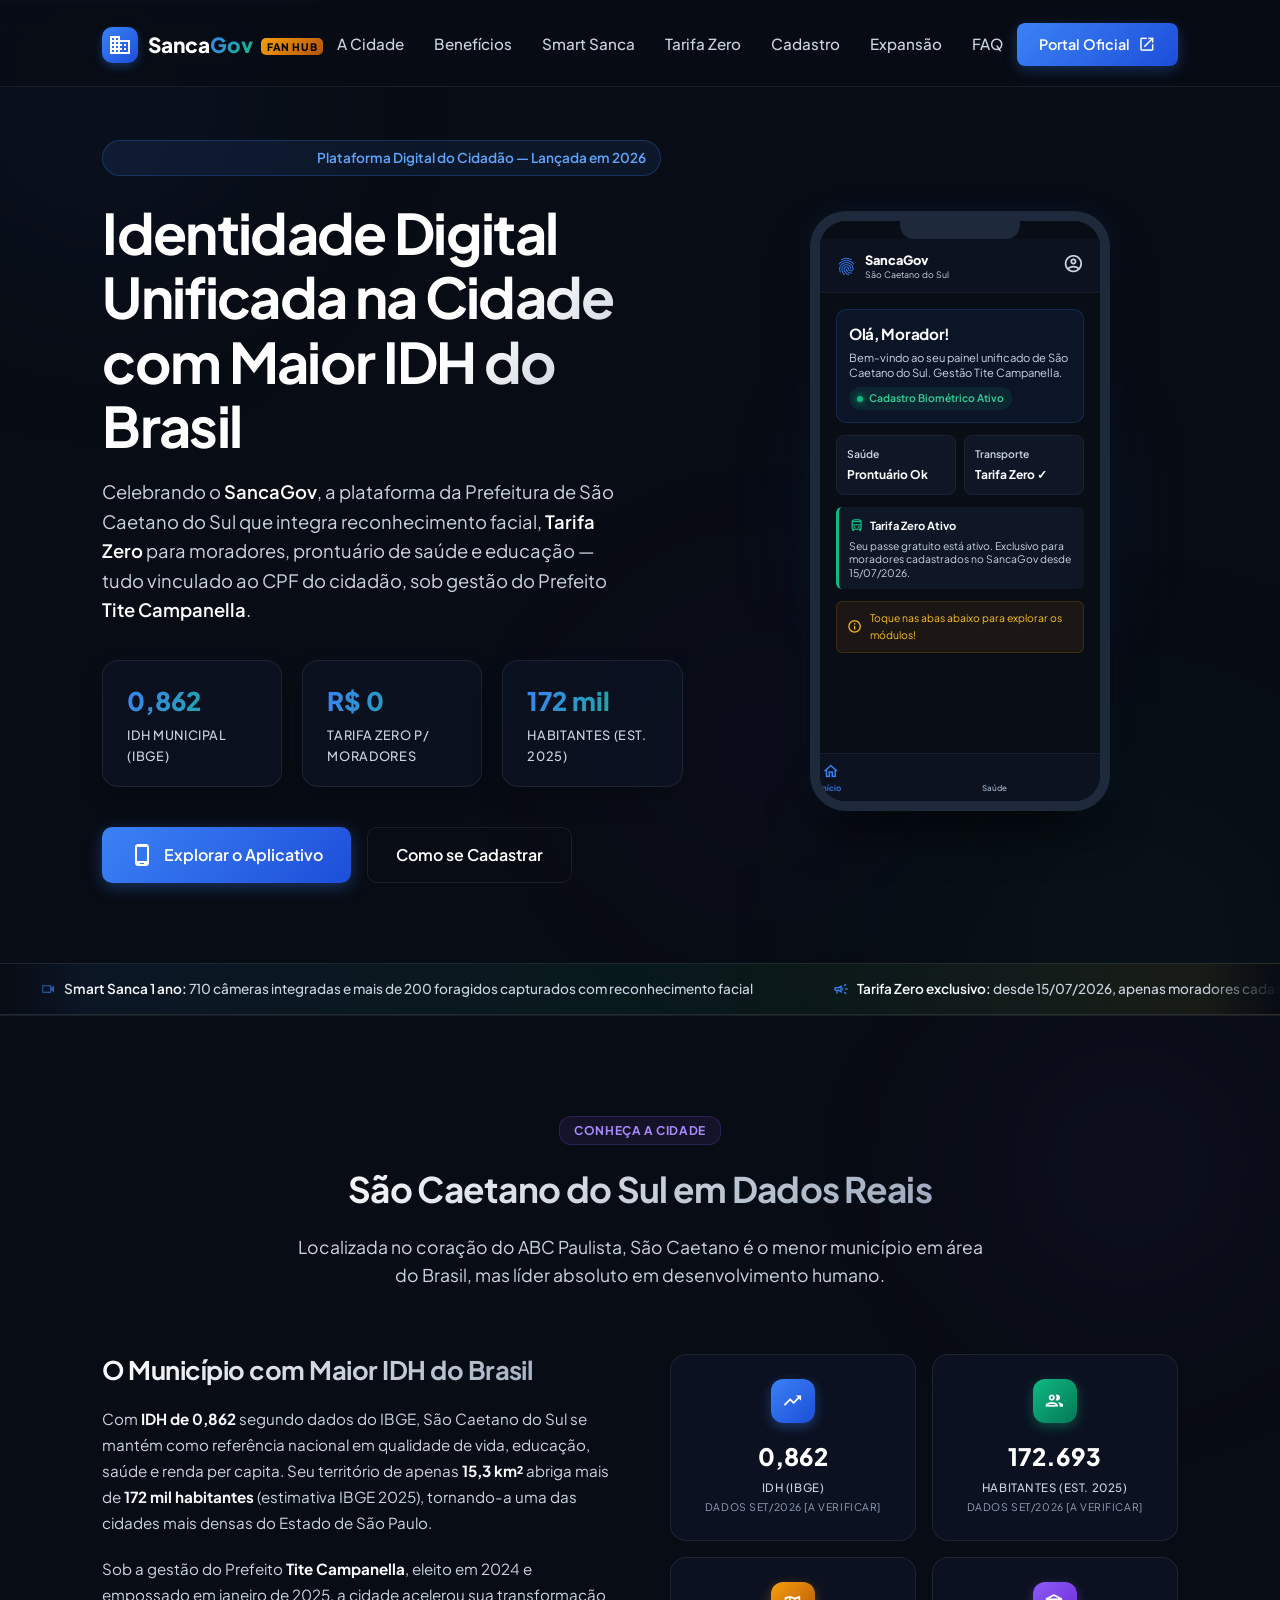
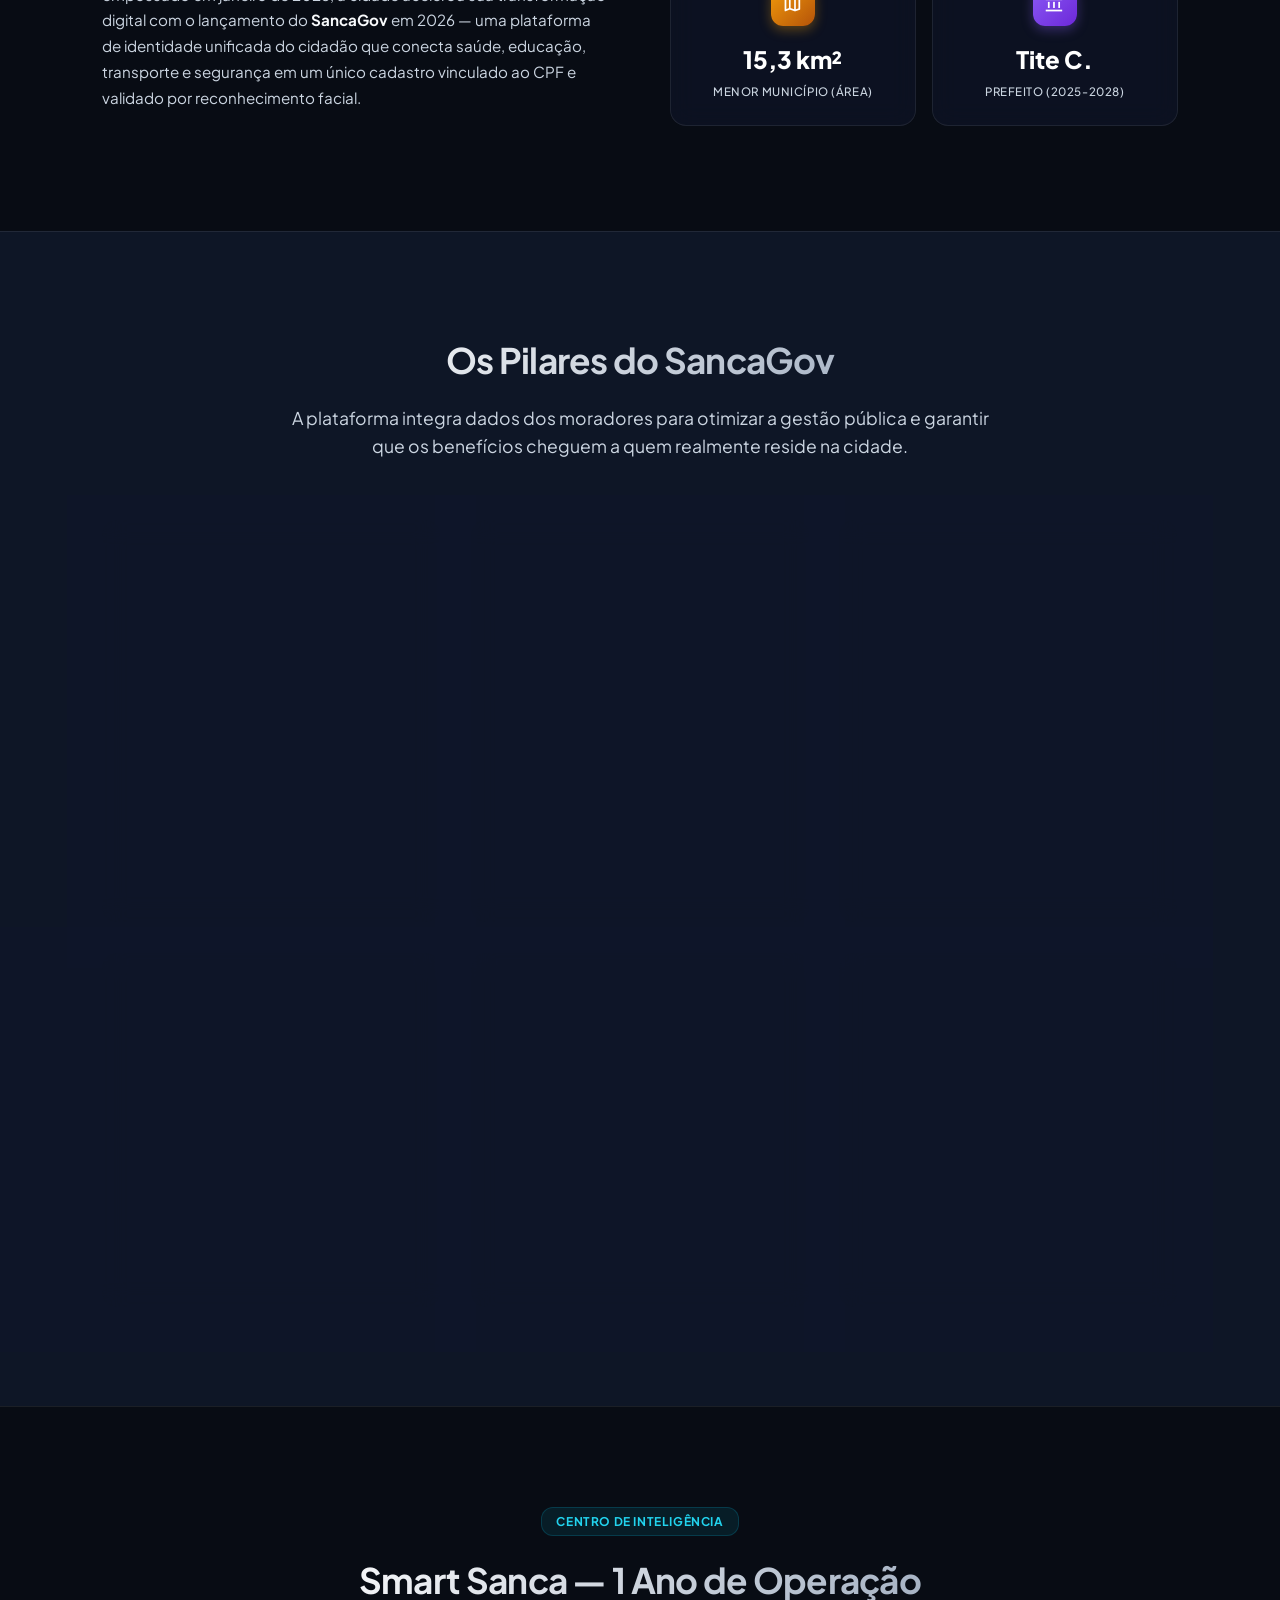
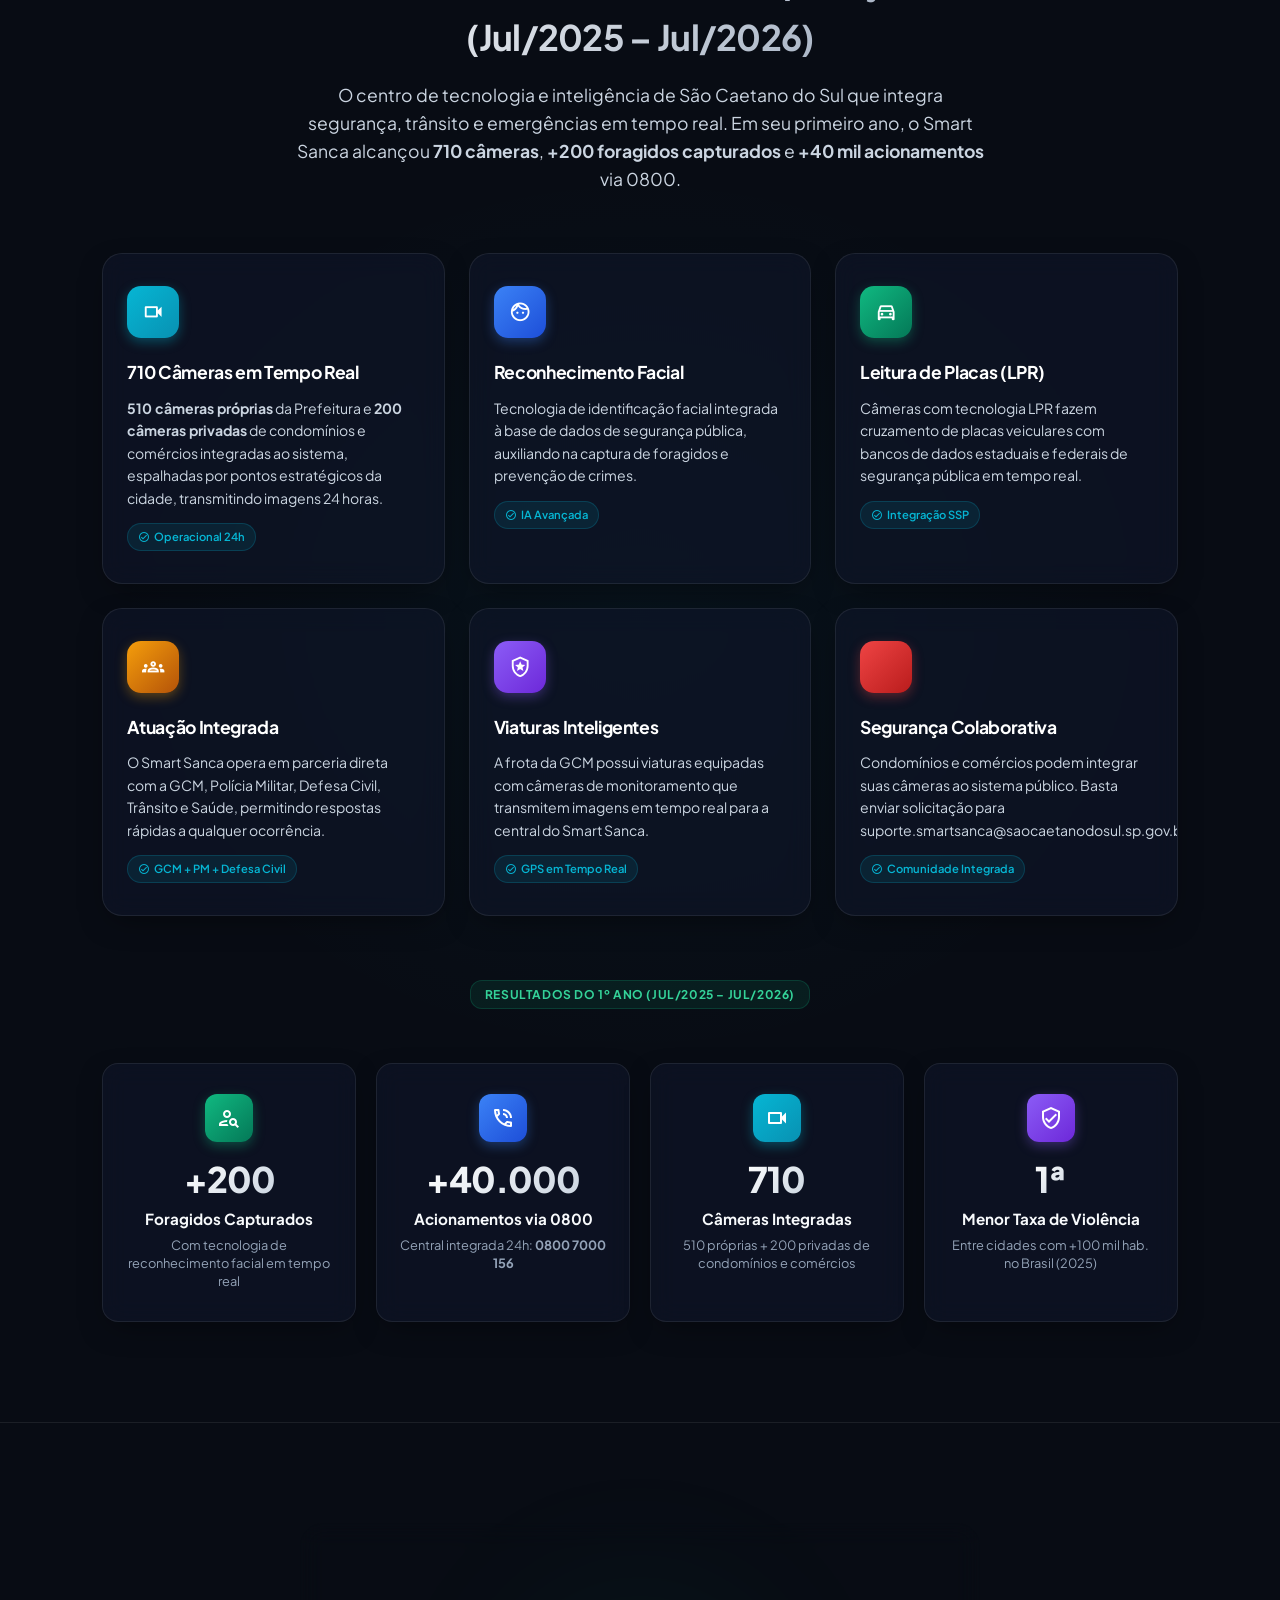
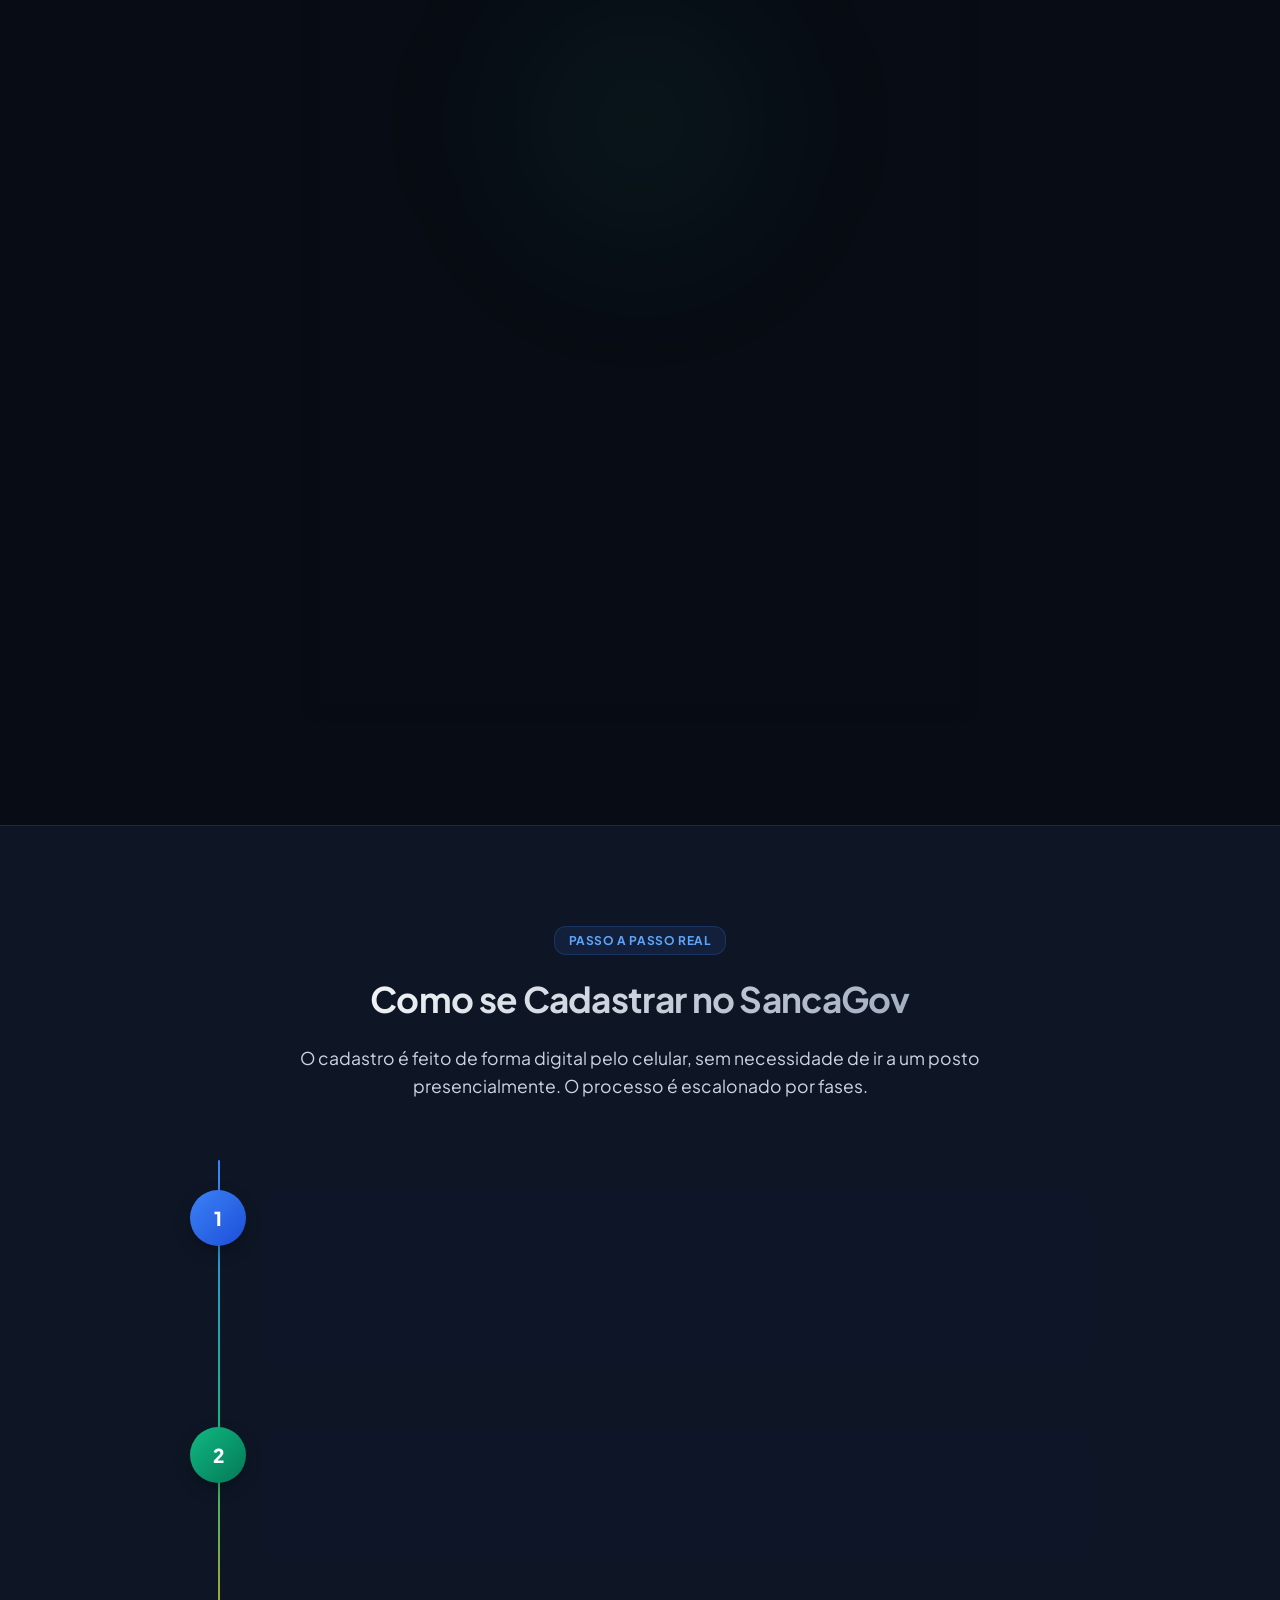
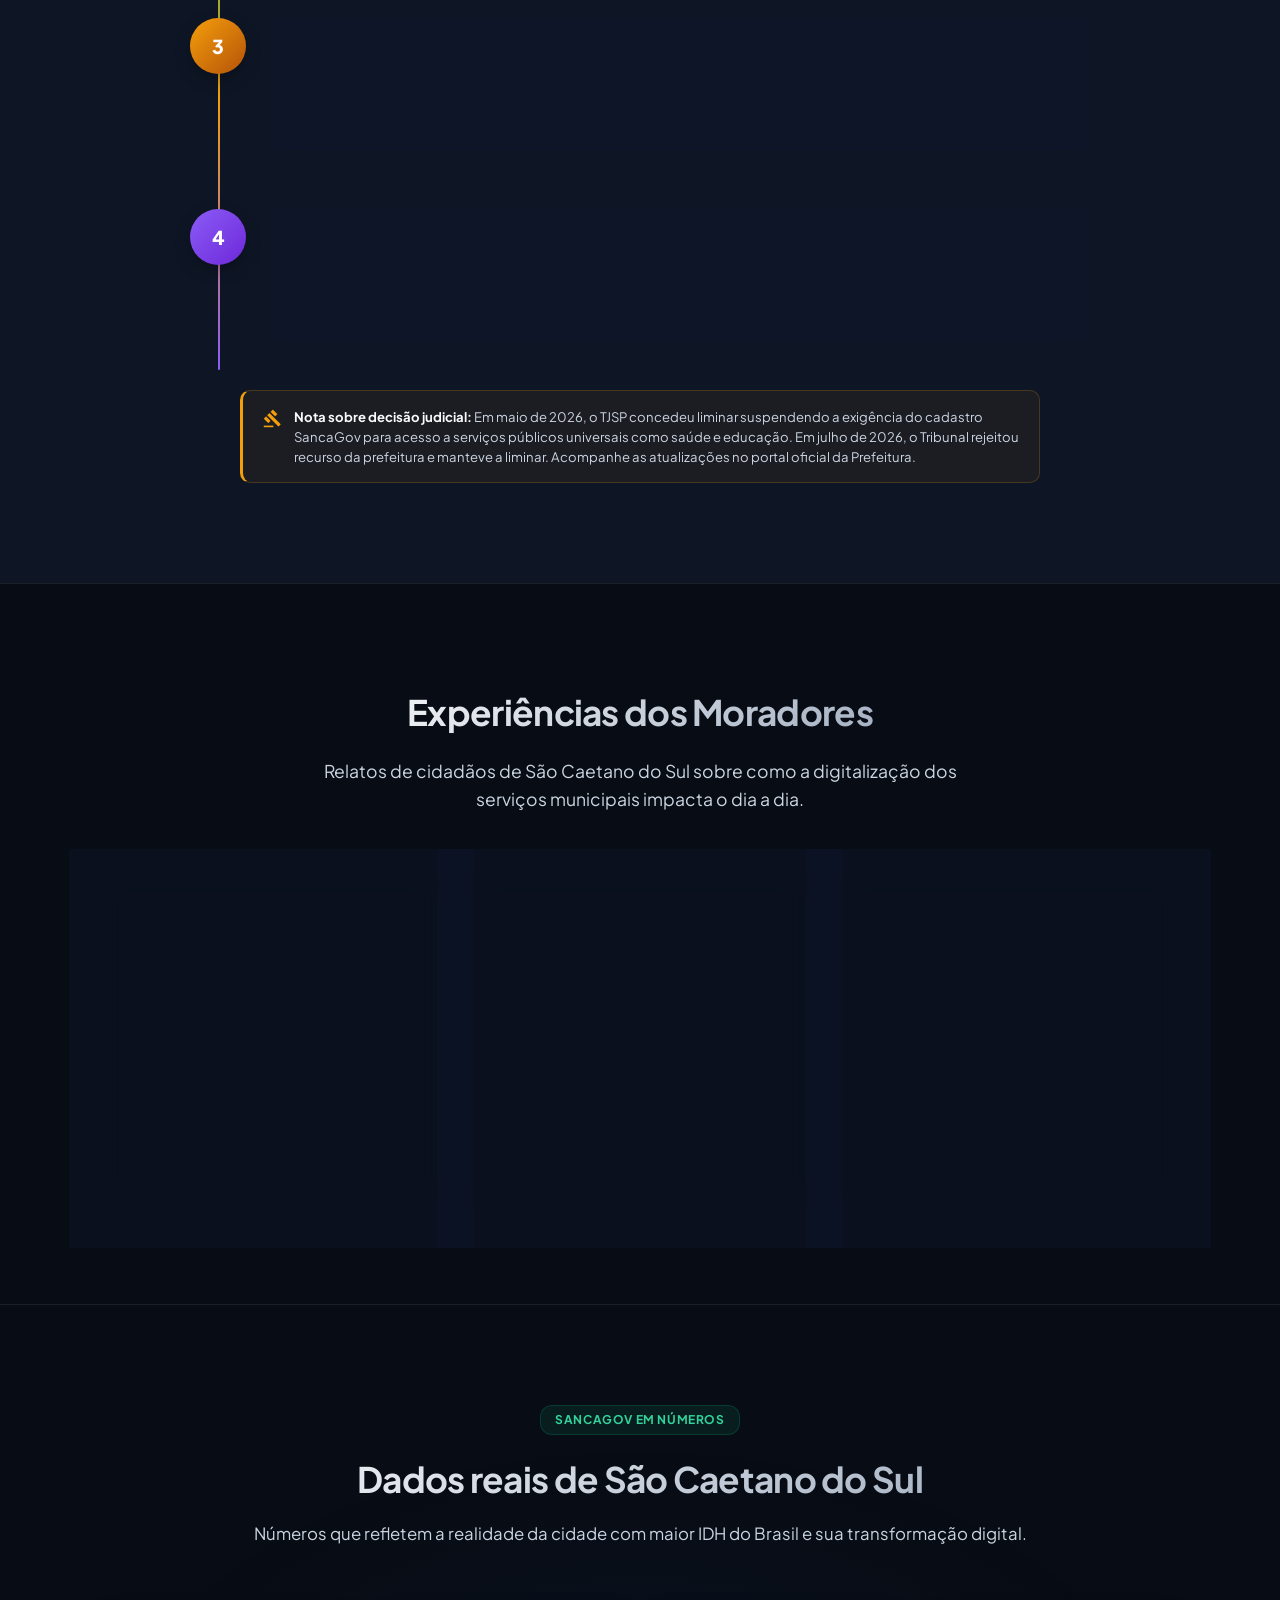
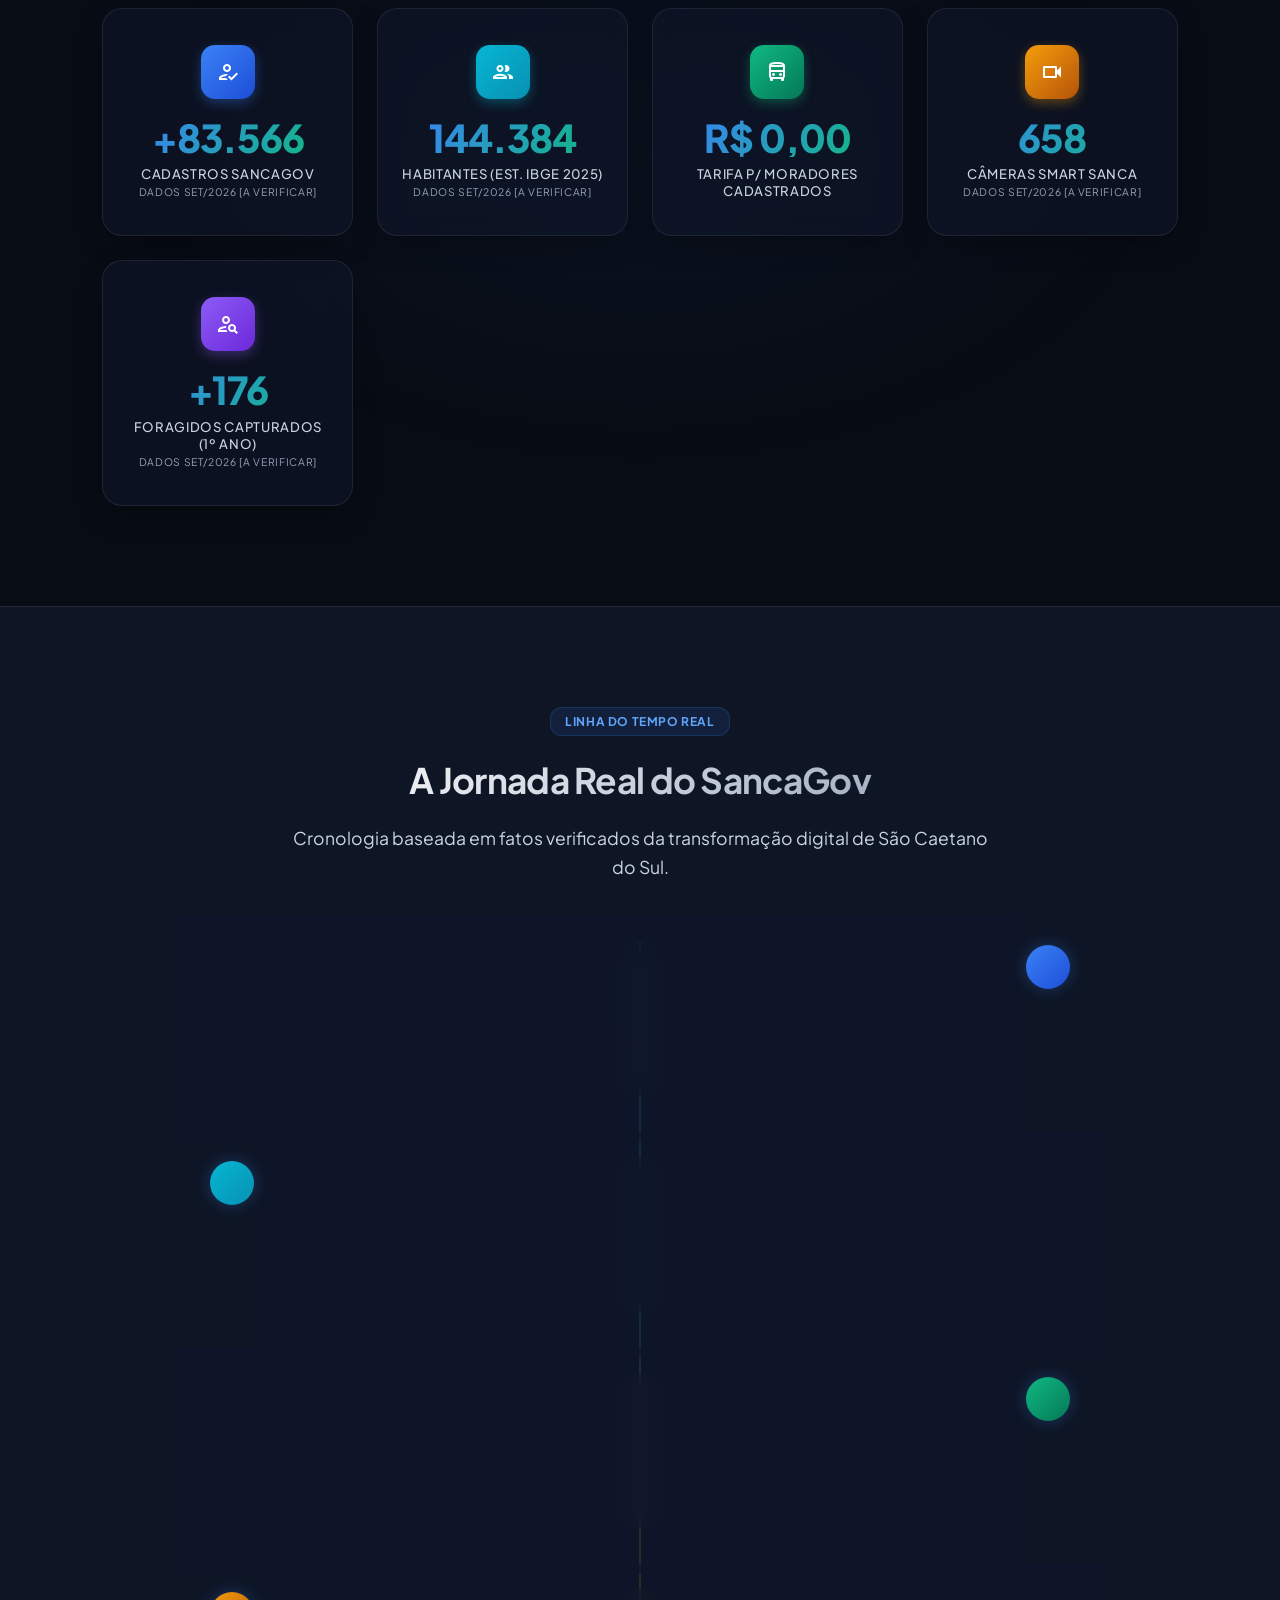
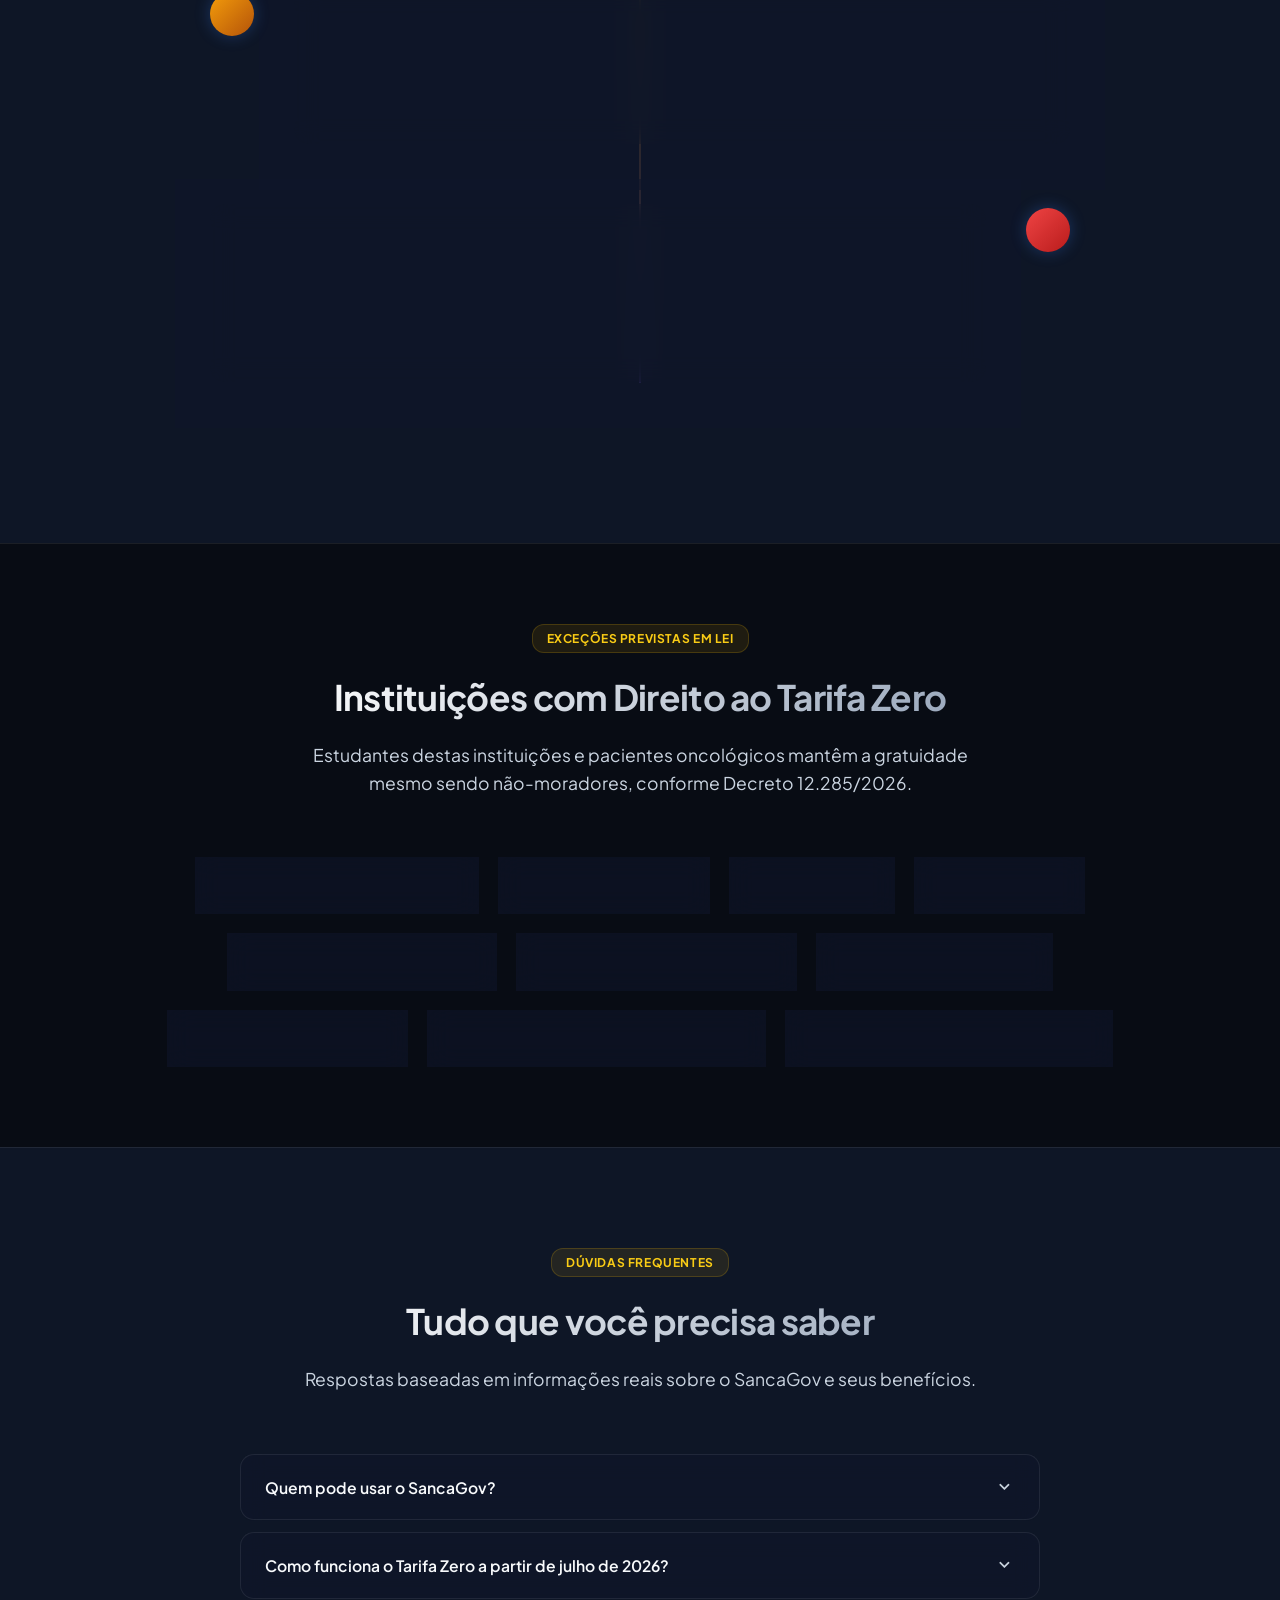
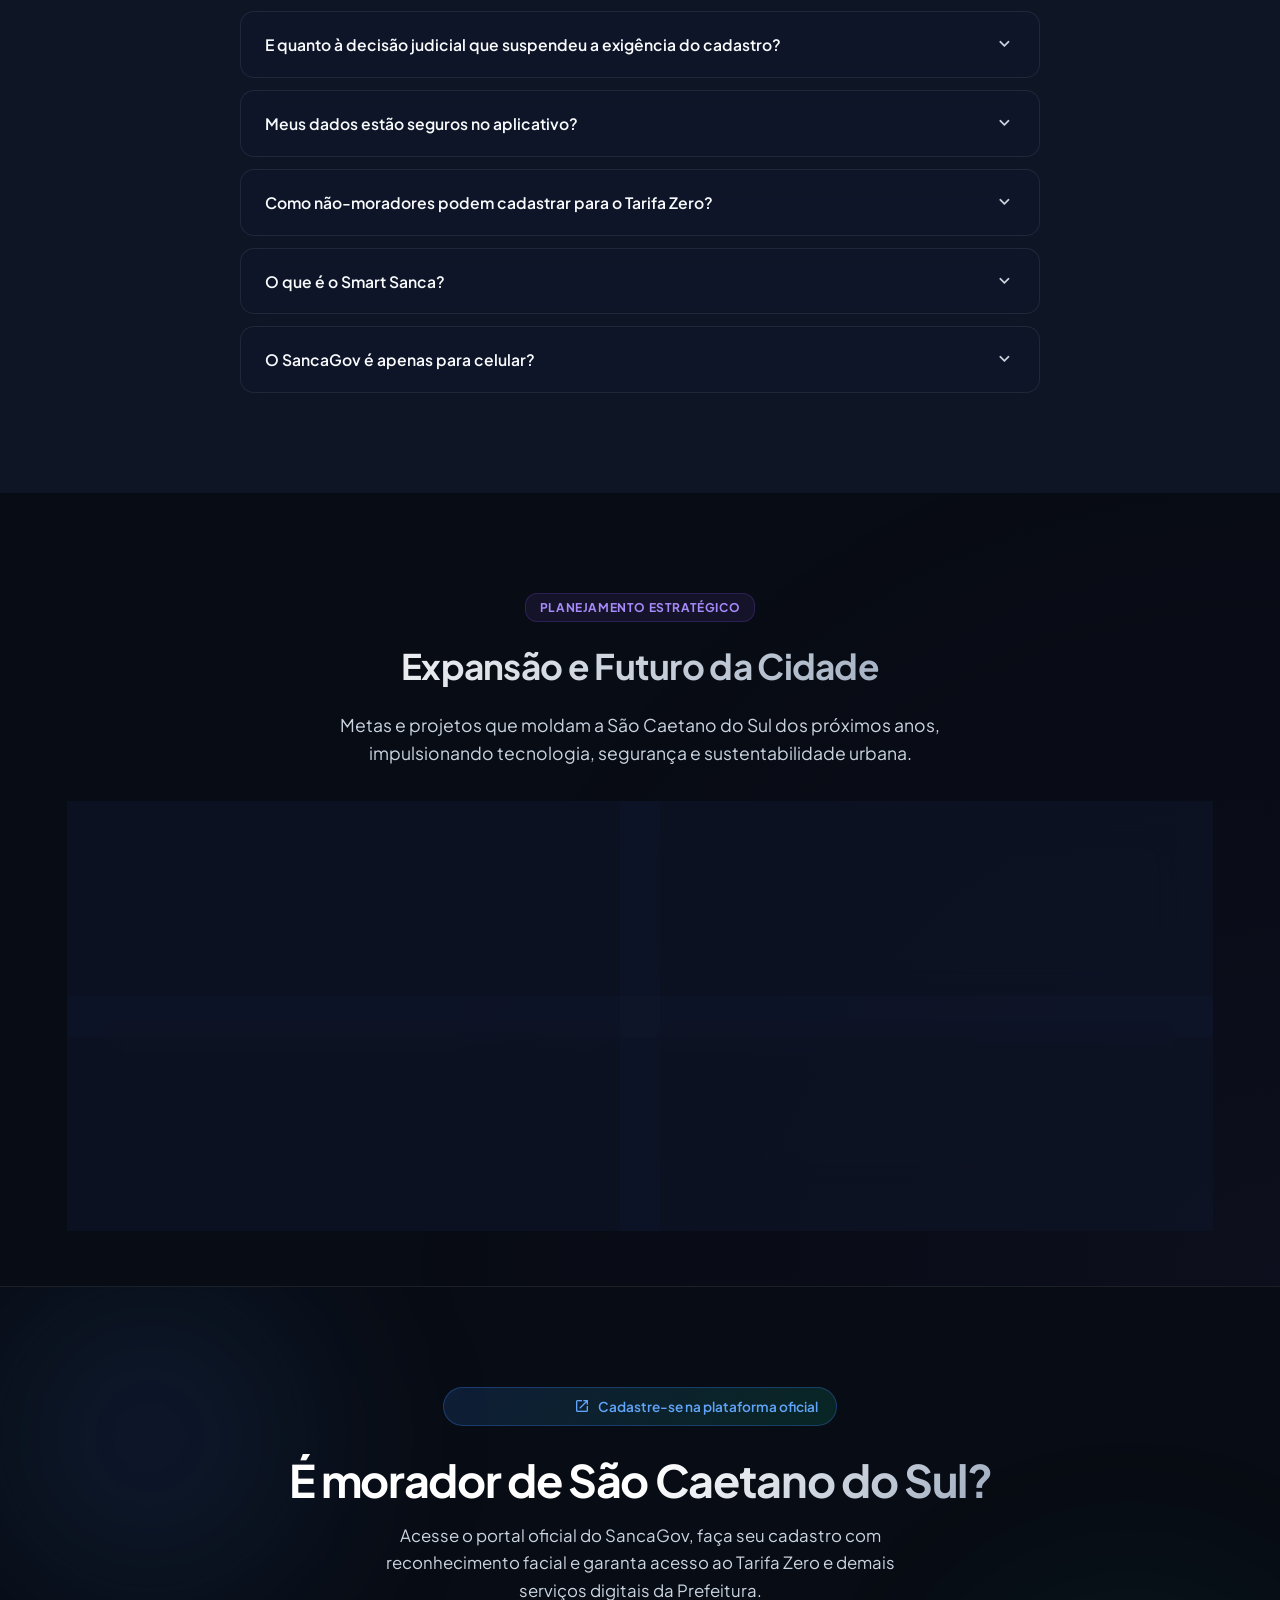
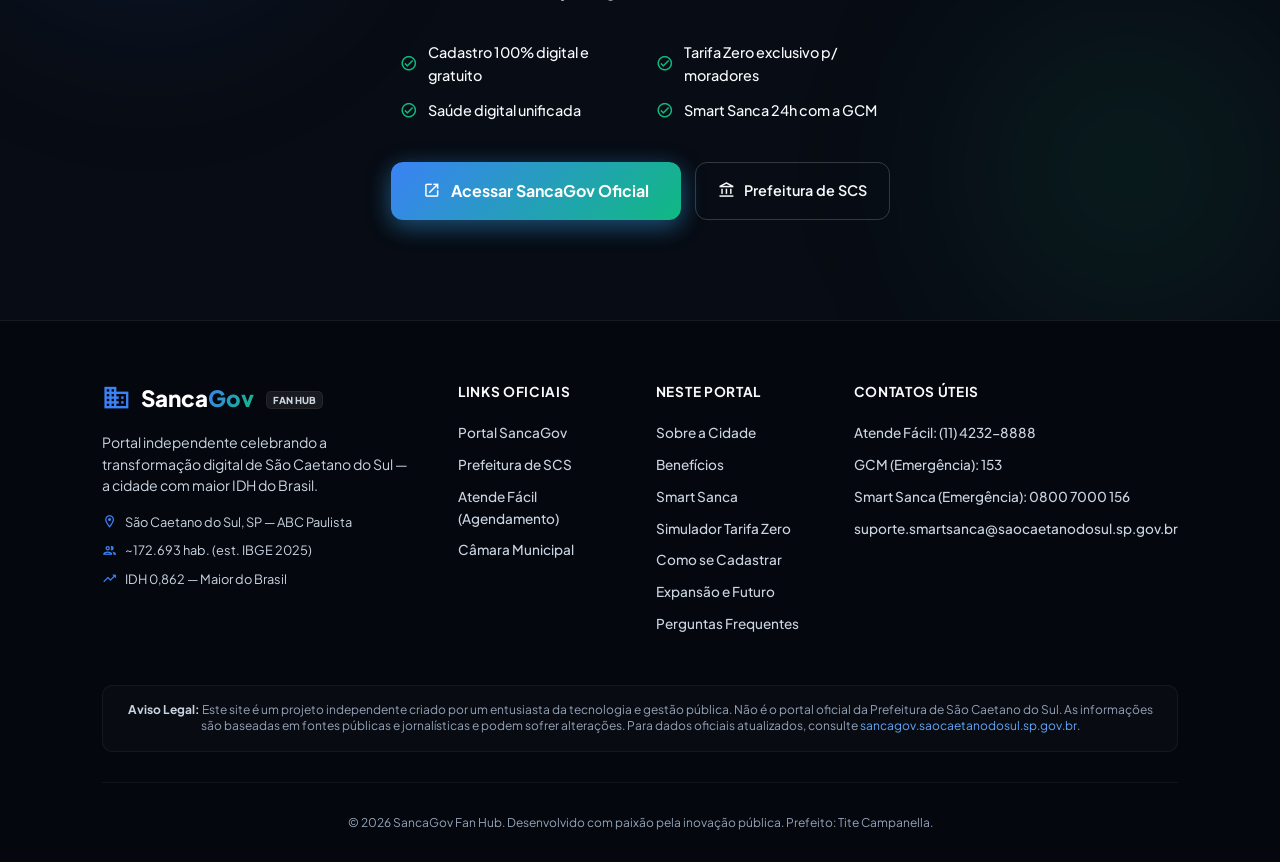
<file: index.html>
<!DOCTYPE html>
<html lang="pt-BR">

<head>
    <meta charset="UTF-8">
    <meta name="viewport" content="width=device-width, initial-scale=1.0">
    <title>SancaGov Fan Hub | A Revolução Digital de São Caetano do Sul</title>
    <meta name="description" content="Portal celebrando o SancaGov — plataforma de identidade digital de São Caetano do Sul. 710 câmeras Smart Sanca, Tarifa Zero exclusivo para moradores, +200 foragidos capturados e 172 mil cidadãos conectados.">
    
    <!-- Google Fonts: Plus Jakarta Sans -->
    <link rel="preconnect" href="https://fonts.googleapis.com">
    <link rel="preconnect" href="https://fonts.gstatic.com" crossorigin>
    <link href="https://fonts.googleapis.com/css2?family=Plus+Jakarta+Sans:wght@300;400;500;600;700;800&display=swap" rel="stylesheet">
    
    <!-- Material Icons -->
    <link href="https://fonts.googleapis.com/icon?family=Material+Icons+Outlined" rel="stylesheet">
    
    <!-- Estilos Customizados -->
    <link rel="stylesheet" href="style.css">

    <!-- Schema.org Rich Snippets (SEO) -->
    <script type="application/ld+json">
    {
      "@context": "https://schema.org",
      "@graph": [
        {
          "@type": "WebSite",
          "@id": "https://sancagov-fanhub.com.br/#website",
          "url": "https://sancagov-fanhub.com.br",
          "name": "SancaGov Fan Hub",
          "description": "Portal independente celebrando a inovação digital e os serviços públicos integrados de São Caetano do Sul."
        },
        {
          "@type": "FAQPage",
          "@id": "https://sancagov-fanhub.com.br/#faq",
          "isPartOf": { "@id": "https://sancagov-fanhub.com.br/#website" },
          "mainEntity": [
            {
              "@type": "Question",
              "name": "Quem pode usar o SancaGov?",
              "acceptedAnswer": {
                "@type": "Answer",
                "text": "Todos os moradores de São Caetano do Sul com CPF válido podem se cadastrar no SancaGov. O cadastro é feito digitalmente pelo celular com validação por reconhecimento facial."
              }
            },
            {
              "@type": "Question",
              "name": "Como funciona o Tarifa Zero a partir de julho de 2026?",
              "acceptedAnswer": {
                "@type": "Answer",
                "text": "Desde 15 de julho de 2026, o Tarifa Zero é exclusivo para moradores cadastrados no SancaGov. Não-moradores sem exceções passam a pagar R$ 5,00 por viagem. Existem exceções como idosos 60+, servidores públicos de SCS, pacientes oncológicos, forças de segurança uniformizadas e estudantes de USCS, Fundação das Artes, SESI, SENAI, ETEC, FATEC, IMT e Faculdade Paulista de Serviço Social."
              }
            },
            {
              "@type": "Question",
              "name": "E quanto à decisão judicial que suspendeu a exigência do cadastro?",
              "acceptedAnswer": {
                "@type": "Answer",
                "text": "No dia 8 de julho de 2026, o Órgão Especial do TJSP manteve a decisão liminar que suspende a exigência do cadastramento SancaGov para acesso a serviços essenciais e universais, como saúde e educação públicas. A suspensão vale para esses serviços essenciais, porém para o Tarifa Zero a exigência do SancaGov continua ativa para moradores de São Caetano do Sul."
              }
            }
          ]
        }
      ]
    }
    </script>
</head>

<body>
    <!-- Barra de progresso de leitura -->
    <div class="reading-progress" id="readingProgress"></div>

    <!-- Partículas / Brilhos de Fundo para Efeito Premium -->
    <div class="bg-glow-1"></div>
    <div class="bg-glow-2"></div>
    <div class="bg-glow-3"></div>

    <nav class="navbar">
        <div class="logo">
            <span class="logo-icon">
                <span class="material-icons-outlined">domain</span>
            </span>
            <span class="logo-text">Sanca<span class="highlight">Gov</span><span class="badge">FAN HUB</span></span>
        </div>
        <div class="nav-links" id="navLinks">
            <a href="#sobre" class="nav-link">A Cidade</a>
            <a href="#beneficios" class="nav-link">Benefícios</a>
            <a href="#smart-sanca" class="nav-link">Smart Sanca</a>
            <a href="#simulador" class="nav-link">Tarifa Zero</a>
            <a href="#cadastro" class="nav-link">Cadastro</a>
            <a href="#expansao" class="nav-link">Expansão</a>
            <a href="#faq" class="nav-link">FAQ</a>
        </div>
        <a href="https://sancagov.saocaetanodosul.sp.gov.br" target="_blank" class="btn-primary">
            Portal Oficial
            <span class="material-icons-outlined">open_in_new</span>
        </a>
        <button class="hamburger" id="hamburgerBtn" aria-label="Abrir menu">
            <span></span><span></span><span></span>
        </button>
    </nav>

    <main>
        <!-- ===================== HERO SECTION ===================== -->
        <header class="hero">
            <div class="hero-content">
                <div class="hero-tag">
                    <span class="material-icons-outlined tag-icon">auto_awesome</span>
                    <span>Plataforma Digital do Cidadão — Lançada em 2026</span>
                </div>
                <h1 class="fade-in-up">Identidade Digital Unificada na Cidade com Maior IDH do Brasil</h1>
                <p class="subtitle fade-in-up" style="animation-delay: 0.1s;">
                    Celebrando o <strong>SancaGov</strong>, a plataforma da Prefeitura de São Caetano do Sul que integra 
                    reconhecimento facial, <strong>Tarifa Zero</strong> para moradores, prontuário de saúde e educação — 
                    tudo vinculado ao CPF do cidadão, sob gestão do Prefeito <strong>Tite Campanella</strong>.
                </p>
                
                <div class="hero-stats fade-in-up" style="animation-delay: 0.15s;">
                    <div class="stat-card">
                        <div class="stat-val">0,862</div>
                        <div class="stat-lbl">IDH Municipal (IBGE)</div>
                    </div>
                    <div class="stat-card">
                        <div class="stat-val">R$ 0</div>
                        <div class="stat-lbl">Tarifa Zero p/ Moradores</div>
                    </div>
                    <div class="stat-card">
                        <div class="stat-val">172 mil</div>
                        <div class="stat-lbl">Habitantes (est. 2025)</div>
                    </div>
                </div>

                <div class="hero-actions fade-in-up" style="animation-delay: 0.2s;">
                    <a href="#app-showcase" class="btn-primary-large">
                        <span class="material-icons-outlined">phone_android</span>
                        Explorar o Aplicativo
                    </a>
                    <a href="#cadastro" class="btn-secondary-large">
                        Como se Cadastrar
                    </a>
                </div>
            </div>

            <!-- INTERACTIVE PHONE MOCKUP -->
            <div class="hero-visual fade-in-up" style="animation-delay: 0.3s;" id="app-showcase">
                <div class="phone-wrapper">
                    <div class="phone-notch"></div>
                    <div class="phone-screen">
                        <!-- App Header -->
                        <div class="app-header">
                            <div class="app-info">
                                <span class="material-icons-outlined app-logo-icon">fingerprint</span>
                                <div>
                                    <div class="app-title">SancaGov</div>
                                    <div class="app-subtitle">São Caetano do Sul</div>
                                </div>
                            </div>
                            <div class="app-user">
                                <span class="material-icons-outlined">account_circle</span>
                            </div>
                        </div>

                        <!-- App Content Display (Dynamic via JS) -->
                        <div class="app-content" id="app-screen-content">
                            <!-- HOME SCREEN (Default) -->
                            <div class="screen-view active" id="screen-home">
                                <div class="welcome-box">
                                    <h3>Olá, Morador!</h3>
                                    <p>Bem-vindo ao seu painel unificado de São Caetano do Sul. Gestão Tite Campanella.</p>
                                    <div class="user-status-pill">
                                        <span class="dot-green"></span> Cadastro Biométrico Ativo
                                    </div>
                                </div>

                                <div class="quick-stats-row">
                                    <div class="quick-stat">
                                        <div class="qs-title">Saúde</div>
                                        <div class="qs-desc">Prontuário Ok</div>
                                    </div>
                                    <div class="quick-stat">
                                        <div class="qs-title">Transporte</div>
                                        <div class="qs-desc">Tarifa Zero ✓</div>
                                    </div>
                                </div>

                                <div class="notification-card">
                                    <div class="notif-header">
                                        <span class="material-icons-outlined notif-icon">directions_bus</span>
                                        <strong>Tarifa Zero Ativo</strong>
                                    </div>
                                    <p>Seu passe gratuito está ativo. Exclusivo para moradores cadastrados no SancaGov desde 15/07/2026.</p>
                                </div>

                                <div class="notif-alert-box">
                                    <span class="material-icons-outlined">info</span>
                                    <span>Toque nas abas abaixo para explorar os módulos!</span>
                                </div>
                            </div>

                            <!-- SAÚDE SCREEN -->
                            <div class="screen-view" id="screen-saude">
                                <div class="screen-title-row">
                                    <span class="material-icons-outlined text-blue">health_and_safety</span>
                                    <h4>Portal da Saúde</h4>
                                </div>
                                <p class="screen-desc">Consultas, exames e medicamentos da rede municipal integrados.</p>

                                <div class="screen-card">
                                    <div class="card-item">
                                        <span class="material-icons-outlined text-green">event_available</span>
                                        <div>
                                            <strong>Clínico Geral - UBS Centro</strong>
                                            <span>Agendado para: 18/07 às 14:00</span>
                                        </div>
                                    </div>
                                </div>

                                <div class="screen-card">
                                    <div class="card-item">
                                        <span class="material-icons-outlined text-orange">medication</span>
                                        <div>
                                            <strong>Retirada de Medicamentos</strong>
                                            <span>2 receitas disponíveis na farmácia municipal</span>
                                        </div>
                                    </div>
                                </div>

                                <button class="btn-app-action">Solicitar Telemedicina</button>
                            </div>

                            <!-- EDUCAÇÃO SCREEN -->
                            <div class="screen-view" id="screen-educacao">
                                <div class="screen-title-row">
                                    <span class="material-icons-outlined text-red">school</span>
                                    <h4>Portal da Educação</h4>
                                </div>
                                <p class="screen-desc">Acompanhe seus dependentes na rede municipal de ensino.</p>

                                <div class="student-profile">
                                    <div class="student-avatar">LG</div>
                                    <div class="student-details">
                                        <strong>Lucas G. Oliveira</strong>
                                        <span>7º Ano - EMEF Prof. Vicente Bastos</span>
                                    </div>
                                </div>

                                <div class="report-card">
                                    <div class="report-row">
                                        <span>Matemática:</span> <strong>8.5</strong>
                                    </div>
                                    <div class="report-row">
                                        <span>Português:</span> <strong>9.0</strong>
                                    </div>
                                    <div class="report-row">
                                        <span>Frequência:</span> <strong class="text-green">96%</strong>
                                    </div>
                                </div>

                                <button class="btn-app-action">Ver Boletim Completo</button>
                            </div>

                            <!-- TRANSPORTE SCREEN -->
                            <div class="screen-view" id="screen-transporte">
                                <div class="screen-title-row">
                                    <span class="material-icons-outlined text-green">directions_bus</span>
                                    <h4>Tarifa Zero</h4>
                                </div>
                                <p class="screen-desc">Gratuidade exclusiva para moradores de São Caetano do Sul cadastrados no SancaGov.</p>

                                <div class="qr-box">
                                    <div class="qr-code">
                                        <div class="qr-square"></div>
                                    </div>
                                    <span class="qr-caption">Apresente este QR Code no validador do ônibus</span>
                                </div>

                                <div class="bus-tracker">
                                    <div class="tracker-header">
                                        <span class="pulse-dot"></span>
                                        <strong>Linha 01 - Circular Centro</strong>
                                    </div>
                                    <span class="tracker-eta">Próximo ônibus chegando em 4 minutos</span>
                                </div>
                            </div>

                            <!-- SEGURANÇA SCREEN -->
                            <div class="screen-view" id="screen-seguranca">
                                <div class="screen-title-row">
                                    <span class="material-icons-outlined text-orange">shield</span>
                                    <h4>Smart Sanca & GCM</h4>
                                </div>
                                <p class="screen-desc">Integração com o Smart Sanca — Centro de Inteligência e Segurança.</p>

                                <div class="sos-card">
                                    <button class="sos-btn" id="sosTrigger">
                                        <span class="material-icons-outlined">campaign</span>
                                        <span>BOTÃO SOS</span>
                                    </button>
                                    <span class="sos-desc">Clique para acionar socorro emergencial da GCM via Smart Sanca</span>
                                </div>

                                <div class="cam-feed">
                                    <div class="cam-status"><span class="red-dot"></span> Câmera Ao Vivo - Av. Goiás</div>
                                    <div class="cam-placeholder">
                                        <span class="material-icons-outlined">videocam</span>
                                    </div>
                                </div>
                            </div>
                        </div>

                        <!-- App Bottom Navigation -->
                        <div class="app-nav">
                            <button class="app-nav-item active" data-screen="home">
                                <span class="material-icons-outlined">home</span>
                                <span>Início</span>
                            </button>
                            <button class="app-nav-item" data-screen="saude">
                                <span class="material-icons-outlined">health_and_safety</span>
                                <span>Saúde</span>
                            </button>
                            <button class="app-nav-item" data-screen="educacao">
                                <span class="material-icons-outlined">school</span>
                                <span>Educação</span>
                            </button>
                            <button class="app-nav-item" data-screen="transporte">
                                <span class="material-icons-outlined">directions_bus</span>
                                <span>Tarifa</span>
                            </button>
                            <button class="app-nav-item" data-screen="seguranca">
                                <span class="material-icons-outlined">shield</span>
                                <span>GCM</span>
                            </button>
                        </div>
                    </div>
                </div>
            </div>
        </header>

        <!-- ===================== NEWS TICKER / MARQUEE ===================== -->
        <section class="news-ticker">
            <div class="ticker-track" id="tickerTrack">
                <div class="ticker-item">
                    <span class="material-icons-outlined">videocam</span>
                    <span><strong>Smart Sanca 1 ano:</strong> 710 câmeras integradas e mais de 200 foragidos capturados com reconhecimento facial</span>
                </div>
                <div class="ticker-item">
                    <span class="material-icons-outlined">campaign</span>
                    <span><strong>Tarifa Zero exclusivo:</strong> desde 15/07/2026, apenas moradores cadastrados no SancaGov viajam gratuitamente</span>
                </div>
                <div class="ticker-item">
                    <span class="material-icons-outlined">trending_up</span>
                    <span><strong>Impacto:</strong> demanda do transporte cresceu 300% (de 20 mil para 80 mil passageiros/dia) — economia de R$ 15 mi/ano</span>
                </div>
                <div class="ticker-item">
                    <span class="material-icons-outlined">gavel</span>
                    <span><strong>TJSP (08/07/2026):</strong> Tribunal mantém liminar — exigência do SancaGov para saúde e educação continua suspensa</span>
                </div>
                <div class="ticker-item">
                    <span class="material-icons-outlined">how_to_reg</span>
                    <span><strong>Fase 4 aberta (08/06):</strong> todos os moradores de SCS já podem fazer o cadastro no SancaGov</span>
                </div>
                <div class="ticker-item">
                    <span class="material-icons-outlined">phone_in_talk</span>
                    <span><strong>Emergência Smart Sanca:</strong> ligue 0800 7000 156 — central integrada com GCM, PM e Defesa Civil 24h</span>
                </div>
                <!-- Duplicatas para scroll contínuo -->
                <div class="ticker-item">
                    <span class="material-icons-outlined">videocam</span>
                    <span><strong>Smart Sanca 1 ano:</strong> 710 câmeras integradas e mais de 200 foragidos capturados com reconhecimento facial</span>
                </div>
                <div class="ticker-item">
                    <span class="material-icons-outlined">campaign</span>
                    <span><strong>Tarifa Zero exclusivo:</strong> desde 15/07/2026, apenas moradores cadastrados no SancaGov viajam gratuitamente</span>
                </div>
                <div class="ticker-item">
                    <span class="material-icons-outlined">trending_up</span>
                    <span><strong>Impacto:</strong> demanda do transporte cresceu 300% (de 20 mil para 80 mil passageiros/dia) — economia de R$ 15 mi/ano</span>
                </div>
                <div class="ticker-item">
                    <span class="material-icons-outlined">gavel</span>
                    <span><strong>TJSP (08/07/2026):</strong> Tribunal mantém liminar — exigência do SancaGov para saúde e educação continua suspensa</span>
                </div>
                <div class="ticker-item">
                    <span class="material-icons-outlined">how_to_reg</span>
                    <span><strong>Fase 4 aberta (08/06):</strong> todos os moradores de SCS já podem fazer o cadastro no SancaGov</span>
                </div>
                <div class="ticker-item">
                    <span class="material-icons-outlined">phone_in_talk</span>
                    <span><strong>Emergência Smart Sanca:</strong> ligue 0800 7000 156 — central integrada com GCM, PM e Defesa Civil 24h</span>
                </div>
            </div>
        </section>

        <!-- ===================== SOBRE SÃO CAETANO DO SUL ===================== -->
        <section id="sobre" class="sobre-section reveal">
            <div class="section-header">
                <div class="sim-badge" style="background: rgba(139,92,246,0.1); color: #a78bfa; border-color: rgba(139,92,246,0.2);">Conheça a Cidade</div>
                <h2>São Caetano do Sul em Dados Reais</h2>
                <p>Localizada no coração do ABC Paulista, São Caetano é o menor município em área do Brasil, mas líder absoluto em desenvolvimento humano.</p>
            </div>
            <div class="sobre-grid">
                <div class="sobre-text">
                    <h3>O Município com Maior IDH do Brasil</h3>
                    <p>
                        Com <strong>IDH de 0,862</strong> segundo dados do IBGE, São Caetano do Sul se mantém como referência nacional em qualidade de vida, 
                        educação, saúde e renda per capita. Seu território de apenas <strong>15,3 km²</strong> abriga mais de <strong>172 mil habitantes</strong> 
                        (estimativa IBGE 2025), tornando-a uma das cidades mais densas do Estado de São Paulo.
                    </p>
                    <p>
                        Sob a gestão do Prefeito <strong>Tite Campanella</strong>, eleito em 2024 e empossado em janeiro de 2025, 
                        a cidade acelerou sua transformação digital com o lançamento do <strong>SancaGov</strong> em 2026 — 
                        uma plataforma de identidade unificada do cidadão que conecta saúde, educação, transporte e segurança 
                        em um único cadastro vinculado ao CPF e validado por reconhecimento facial.
                    </p>
                </div>
                <div class="sobre-data-grid">
                    <div class="sobre-data-item">
                        <div class="data-icon bg-blue-grad"><span class="material-icons-outlined">trending_up</span></div>
                        <div class="data-value">0,862</div>
                        <div class="data-label">IDH (IBGE) <br><span style="font-size:0.65rem; color:#94a3b8; font-weight:normal;">Dados Set/2026 [A VERIFICAR]</span></div>
                    </div>
                    <div class="sobre-data-item">
                        <div class="data-icon bg-green-grad"><span class="material-icons-outlined">people</span></div>
                        <div class="data-value">172.693</div>
                        <div class="data-label">Habitantes (est. 2025) <br><span style="font-size:0.65rem; color:#94a3b8; font-weight:normal;">Dados Set/2026 [A VERIFICAR]</span></div>
                    </div>
                    <div class="sobre-data-item">
                        <div class="data-icon bg-orange-grad"><span class="material-icons-outlined">map</span></div>
                        <div class="data-value">15,3 km²</div>
                        <div class="data-label">Menor Município (Área)</div>
                    </div>
                    <div class="sobre-data-item">
                        <div class="data-icon bg-purple-grad"><span class="material-icons-outlined">account_balance</span></div>
                        <div class="data-value">Tite C.</div>
                        <div class="data-label">Prefeito (2025-2028)</div>
                    </div>
                </div>
            </div>
        </section>

        <!-- ===================== BENEFÍCIOS SECTION ===================== -->
        <section id="beneficios" class="beneficios-section reveal">
            <div class="section-header">
                <h2>Os Pilares do SancaGov</h2>
                <p>A plataforma integra dados dos moradores para otimizar a gestão pública e garantir que os benefícios cheguem a quem realmente reside na cidade.</p>
            </div>

            <div class="features-grid">
                <div class="feature-card">
                    <div class="feature-icon bg-blue-grad">
                        <span class="material-icons-outlined icon-animate">badge</span>
                    </div>
                    <h3>Identidade Única do Cidadão</h3>
                    <p>Um único cadastro vinculado ao CPF e validado por reconhecimento facial. A prefeitura unifica dados de saúde, educação e transporte em uma base centralizada.</p>
                </div>
                
                <div class="feature-card">
                    <div class="feature-icon bg-green-grad">
                        <span class="material-icons-outlined icon-animate">directions_bus</span>
                    </div>
                    <h3>Tarifa Zero Exclusivo p/ Moradores</h3>
                    <p>Desde 15 de julho de 2026, o Tarifa Zero é exclusivo para moradores cadastrados no SancaGov. Não-moradores pagam R$ 5,00. Estudantes de USCS, SESI, SENAI, ETEC e pacientes oncológicos têm exceções previstas em lei.</p>
                </div>

                <div class="feature-card">
                    <div class="feature-icon bg-orange-grad">
                        <span class="material-icons-outlined icon-animate">face</span>
                    </div>
                    <h3>Reconhecimento Facial de Ponta</h3>
                    <p>O cadastro é feito digitalmente pelo celular com validação biométrica facial. Isso garante que os benefícios sejam direcionados exclusivamente aos residentes reais da cidade.</p>
                </div>

                <div class="feature-card">
                    <div class="feature-icon bg-red-grad">
                        <span class="material-icons-outlined icon-animate">health_and_safety</span>
                    </div>
                    <h3>Saúde Conectada 360°</h3>
                    <p>Prontuário médico eletrônico unificado conectando UBSs, hospitais e postos de saúde. Histórico de consultas, receitas digitais e controle vacinal em um só lugar.</p>
                </div>

                <div class="feature-card">
                    <div class="feature-icon bg-yellow-grad">
                        <span class="material-icons-outlined icon-animate">school</span>
                    </div>
                    <h3>Educação na Palma da Mão</h3>
                    <p>Pais acompanham frequência escolar, notas e boletins da rede municipal. Matrículas e comunicados escolares diretamente pelo aplicativo SancaGov.</p>
                </div>

                <div class="feature-card">
                    <div class="feature-icon bg-cyan-grad">
                        <span class="material-icons-outlined icon-animate">shield</span>
                    </div>
                    <h3>Smart Sanca & GCM Integrada</h3>
                    <p>Inaugurado em julho de 2025, o Smart Sanca é o centro de inteligência que integra câmeras com reconhecimento facial, leitura de placas (LPR) e a Guarda Civil Municipal.</p>
                </div>
            </div>
        </section>

        <!-- ===================== SMART SANCA SECTION ===================== -->
        <section id="smart-sanca" class="smart-sanca-section reveal">
            <div class="section-header">
                <div class="sim-badge" style="background: rgba(6,182,212,0.1); color: #22d3ee; border-color: rgba(6,182,212,0.2);">Centro de Inteligência</div>
                <h2>Smart Sanca — 1 Ano de Operação (Jul/2025 – Jul/2026)</h2>
                <p>O centro de tecnologia e inteligência de São Caetano do Sul que integra segurança, trânsito e emergências em tempo real. Em seu primeiro ano, o Smart Sanca alcançou <strong>710 câmeras</strong>, <strong>+200 foragidos capturados</strong> e <strong>+40 mil acionamentos</strong> via 0800.</p>
            </div>

            <div class="smart-grid">
                <div class="smart-card">
                    <div class="smart-icon bg-cyan-grad">
                        <span class="material-icons-outlined">videocam</span>
                    </div>
                    <h3>710 Câmeras em Tempo Real</h3>
                    <p><strong>510 câmeras próprias</strong> da Prefeitura e <strong>200 câmeras privadas</strong> de condomínios e comércios integradas ao sistema, espalhadas por pontos estratégicos da cidade, transmitindo imagens 24 horas.</p>
                    <span class="smart-tag">
                        <span class="material-icons-outlined" style="font-size:0.75rem!important;">check_circle</span>
                        Operacional 24h
                    </span>
                </div>

                <div class="smart-card">
                    <div class="smart-icon bg-blue-grad">
                        <span class="material-icons-outlined">face</span>
                    </div>
                    <h3>Reconhecimento Facial</h3>
                    <p>Tecnologia de identificação facial integrada à base de dados de segurança pública, auxiliando na captura de foragidos e prevenção de crimes.</p>
                    <span class="smart-tag">
                        <span class="material-icons-outlined" style="font-size:0.75rem!important;">check_circle</span>
                        IA Avançada
                    </span>
                </div>

                <div class="smart-card">
                    <div class="smart-icon bg-green-grad">
                        <span class="material-icons-outlined">directions_car</span>
                    </div>
                    <h3>Leitura de Placas (LPR)</h3>
                    <p>Câmeras com tecnologia LPR fazem cruzamento de placas veiculares com bancos de dados estaduais e federais de segurança pública em tempo real.</p>
                    <span class="smart-tag">
                        <span class="material-icons-outlined" style="font-size:0.75rem!important;">check_circle</span>
                        Integração SSP
                    </span>
                </div>

                <div class="smart-card">
                    <div class="smart-icon bg-orange-grad">
                        <span class="material-icons-outlined">groups</span>
                    </div>
                    <h3>Atuação Integrada</h3>
                    <p>O Smart Sanca opera em parceria direta com a GCM, Polícia Militar, Defesa Civil, Trânsito e Saúde, permitindo respostas rápidas a qualquer ocorrência.</p>
                    <span class="smart-tag">
                        <span class="material-icons-outlined" style="font-size:0.75rem!important;">check_circle</span>
                        GCM + PM + Defesa Civil
                    </span>
                </div>

                <div class="smart-card">
                    <div class="smart-icon bg-purple-grad">
                        <span class="material-icons-outlined">local_police</span>
                    </div>
                    <h3>Viaturas Inteligentes</h3>
                    <p>A frota da GCM possui viaturas equipadas com câmeras de monitoramento que transmitem imagens em tempo real para a central do Smart Sanca.</p>
                    <span class="smart-tag">
                        <span class="material-icons-outlined" style="font-size:0.75rem!important;">check_circle</span>
                        GPS em Tempo Real
                    </span>
                </div>

                <div class="smart-card">
                    <div class="smart-icon bg-red-grad">
                        <span class="material-icons-outlined">handshake</span>
                    </div>
                    <h3>Segurança Colaborativa</h3>
                    <p>Condomínios e comércios podem integrar suas câmeras ao sistema público. Basta enviar solicitação para suporte.smartsanca@saocaetanodosul.sp.gov.br.</p>
                    <span class="smart-tag">
                        <span class="material-icons-outlined" style="font-size:0.75rem!important;">check_circle</span>
                        Comunidade Integrada
                    </span>
                </div>
            </div>

            <!-- Smart Sanca: Resultados do 1º Ano -->
            <div class="smart-results reveal" style="margin-top: 4rem;">
                <div class="sim-badge" style="background: rgba(16,185,129,0.1); color: #34d399; border-color: rgba(16,185,129,0.2); margin-bottom: 1.5rem;">Resultados do 1º Ano (Jul/2025 – Jul/2026)</div>
                <div class="smart-results-grid">
                    <div class="result-highlight-card">
                        <div class="rh-icon bg-green-grad">
                            <span class="material-icons-outlined">person_search</span>
                        </div>
                        <div class="rh-number counter-number" data-target="200" data-prefix="+">0</div>
                        <div class="rh-label">Foragidos Capturados</div>
                        <div class="rh-desc">Com tecnologia de reconhecimento facial em tempo real</div>
                    </div>
                    <div class="result-highlight-card">
                        <div class="rh-icon bg-blue-grad">
                            <span class="material-icons-outlined">phone_in_talk</span>
                        </div>
                        <div class="rh-number counter-number" data-target="40000" data-prefix="+" data-suffix="">0</div>
                        <div class="rh-label">Acionamentos via 0800</div>
                        <div class="rh-desc">Central integrada 24h: <strong>0800 7000 156</strong></div>
                    </div>
                    <div class="result-highlight-card">
                        <div class="rh-icon bg-cyan-grad">
                            <span class="material-icons-outlined">videocam</span>
                        </div>
                        <div class="rh-number counter-number" data-target="710" data-suffix="">0</div>
                        <div class="rh-label">Câmeras Integradas</div>
                        <div class="rh-desc">510 próprias + 200 privadas de condomínios e comércios</div>
                    </div>
                    <div class="result-highlight-card">
                        <div class="rh-icon bg-purple-grad">
                            <span class="material-icons-outlined">verified_user</span>
                        </div>
                        <div class="rh-number">1ª</div>
                        <div class="rh-label">Menor Taxa de Violência</div>
                        <div class="rh-desc">Entre cidades com +100 mil hab. no Brasil (2025)</div>
                    </div>
                </div>
            </div>
        </section>

        <!-- ===================== CALCULATOR SECTION (TARIFA ZERO SAVINGS) ===================== -->
        <section id="simulador" class="simulador-section reveal">
            <div class="simulador-card">
                <div class="simulador-header">
                    <div class="sim-badge">Simulador do Tarifa Zero</div>
                    <h2>Calcule a Economia para Moradores</h2>
                    <p>Desde 15/07/2026, o transporte público municipal é gratuito exclusivamente para moradores cadastrados no SancaGov. Não-moradores pagam R$ 5,00 por viagem. A demanda saltou de <strong>20 mil para 80 mil passageiros/dia</strong> (+300%), gerando economia estimada de <strong>R$ 15 milhões/ano</strong> para os cofres públicos.</p>
                </div>

                <div class="simulador-body">
                    <div class="calc-group">
                        <label for="tripsRange">
                            <span>Viagens por semana (por pessoa)</span>
                            <span class="range-val" id="tripsValue">10</span>
                        </label>
                        <input type="range" id="tripsRange" min="1" max="40" value="10" class="styled-range">
                        <div class="range-labels">
                            <span>1 viagem</span>
                            <span>20 viagens</span>
                            <span>40 viagens</span>
                        </div>
                    </div>

                    <div class="calc-group">
                        <label for="ticketPrice">Tarifa para não-moradores (R$)</label>
                        <div class="input-wrapper">
                            <span class="currency-symbol">R$</span>
                            <input type="number" id="ticketPrice" value="5.00" step="0.10" min="1">
                        </div>
                    </div>

                    <div class="results-grid">
                        <div class="result-card">
                            <div class="result-label">Economia Mensal</div>
                            <div class="result-value text-green" id="monthlySavings">R$ 216,50</div>
                        </div>
                        <div class="result-card featured">
                            <div class="result-label">Economia Anual</div>
                            <div class="result-value text-gradient-green" id="annualSavings">R$ 2.598,00</div>
                        </div>
                    </div>

                    <div class="savings-feedback-box" id="savingsFeedback">
                        <span class="material-icons-outlined feedback-icon">emoji_events</span>
                        <span class="feedback-text">Com essa economia anual, um morador cadastrado no SancaGov economiza o equivalente a mais de 2 meses de salário mínimo apenas em transporte!</span>
                    </div>
                </div>
            </div>
        </section>

        <!-- ===================== COMO SE CADASTRAR (STEPPER) ===================== -->
        <section id="cadastro" class="cadastro-section reveal">
            <div class="section-header">
                <div class="sim-badge" style="background: rgba(59,130,246,0.1); color: #60a5fa; border-color: rgba(59,130,246,0.2);">Passo a Passo Real</div>
                <h2>Como se Cadastrar no SancaGov</h2>
                <p>O cadastro é feito de forma digital pelo celular, sem necessidade de ir a um posto presencialmente. O processo é escalonado por fases.</p>
            </div>

            <div class="stepper">
                <div class="step-item">
                    <div class="step-number bg-blue-grad">1</div>
                    <div class="step-content">
                        <h4>Acesse o Portal Oficial</h4>
                        <p>Entre no hotsite oficial do SancaGov pelo navegador do seu celular ou computador. Todo o processo é feito digitalmente.</p>
                        <a href="https://sancagov.saocaetanodosul.sp.gov.br" target="_blank" class="step-link">
                            <span class="material-icons-outlined">open_in_new</span>
                            sancagov.saocaetanodosul.sp.gov.br
                        </a>
                    </div>
                </div>

                <div class="step-item">
                    <div class="step-number bg-green-grad">2</div>
                    <div class="step-content">
                        <h4>Preencha seus Dados Pessoais</h4>
                        <p>Informe seu CPF, dados de endereço e informações pessoais. O sistema valida se você é residente de São Caetano do Sul para liberar os benefícios.</p>
                    </div>
                </div>

                <div class="step-item">
                    <div class="step-number bg-orange-grad">3</div>
                    <div class="step-content">
                        <h4>Validação por Reconhecimento Facial</h4>
                        <p>Tire uma foto do seu rosto usando a câmera do celular. A tecnologia de biometria facial garante a segurança e a veracidade do cadastro, evitando fraudes.</p>
                    </div>
                </div>

                <div class="step-item">
                    <div class="step-number bg-purple-grad">4</div>
                    <div class="step-content">
                        <h4>Aguarde sua Fase de Liberação</h4>
                        <p>O cadastro é liberado em fases escalonadas: <strong>1ª)</strong> Beneficiários de programas sociais (SEAIS); <strong>2ª)</strong> Idosos cadastrados nos CISEs; <strong>3ª)</strong> Estudantes da rede municipal e bolsistas; <strong>4ª)</strong> Demais moradores.</p>
                    </div>
                </div>
            </div>

            <div class="legal-notice">
                <span class="material-icons-outlined">gavel</span>
                <p><strong>Nota sobre decisão judicial:</strong> Em maio de 2026, o TJSP concedeu liminar suspendendo a exigência do cadastro SancaGov para acesso a serviços públicos universais como saúde e educação. Em julho de 2026, o Tribunal rejeitou recurso da prefeitura e manteve a liminar. Acompanhe as atualizações no portal oficial da Prefeitura.</p>
            </div>
        </section>

        <!-- ===================== DEPOIMENTOS SECTION ===================== -->
        <section id="depoimentos" class="depoimentos-section reveal">
            <div class="section-header">
                <h2>Experiências dos Moradores</h2>
                <p>Relatos de cidadãos de São Caetano do Sul sobre como a digitalização dos serviços municipais impacta o dia a dia.</p>
            </div>

            <div class="depoimentos-grid">
                <div class="depoimento-card">
                    <div class="dep-header">
                        <div class="dep-avatar user-1">DB</div>
                        <div>
                            <h4>Dona Benedita</h4>
                            <span>68 anos, Aposentada (Bairro Santa Maria)</span>
                        </div>
                    </div>
                    <p class="dep-text">"Fiz o cadastro pelo celular mesmo, com a ajuda da minha neta. A foto do rosto foi rápida. Agora confiro meus exames e receitas pelo celular sem precisar ir ao postinho só pra tirar dúvida."</p>
                    <div class="dep-rating">
                        <span class="material-icons-outlined">star</span>
                        <span class="material-icons-outlined">star</span>
                        <span class="material-icons-outlined">star</span>
                        <span class="material-icons-outlined">star</span>
                        <span class="material-icons-outlined">star</span>
                    </div>
                </div>

                <div class="depoimento-card">
                    <div class="dep-header">
                        <div class="dep-avatar user-2">MA</div>
                        <div>
                            <h4>Mateus Andrade</h4>
                            <span>22 anos, Universitário da USCS (Bairro Barcelona)</span>
                        </div>
                    </div>
                    <p class="dep-text">"Estudo na USCS e moro no Barcelona. Com o Tarifa Zero pelo SancaGov, economizo mais de R$ 200 por mês. Esse dinheiro agora vai direto para livros e material da faculdade."</p>
                    <div class="dep-rating">
                        <span class="material-icons-outlined">star</span>
                        <span class="material-icons-outlined">star</span>
                        <span class="material-icons-outlined">star</span>
                        <span class="material-icons-outlined">star</span>
                        <span class="material-icons-outlined">star</span>
                    </div>
                </div>

                <div class="depoimento-card">
                    <div class="dep-header">
                        <div class="dep-avatar user-3">CR</div>
                        <div>
                            <h4>Camila Ribeiro</h4>
                            <span>38 anos, Advogada e Mãe (Bairro Cerâmica)</span>
                        </div>
                    </div>
                    <p class="dep-text">"Monitoro a frequência e as notas dos meus filhos pelo app. Se faltam à aula, o sistema avisa. O reconhecimento facial me dá segurança sobre quem está acessando nossos dados."</p>
                    <div class="dep-rating">
                        <span class="material-icons-outlined">star</span>
                        <span class="material-icons-outlined">star</span>
                        <span class="material-icons-outlined">star</span>
                        <span class="material-icons-outlined">star</span>
                        <span class="material-icons-outlined">star</span>
                    </div>
                </div>
            </div>
        </section>

        <!-- ===================== STATS COUNTER SECTION ===================== -->
        <section class="stats-section reveal">
            <div class="stats-section-inner">
                <div class="stats-header">
                    <div class="sim-badge">SancaGov em Números</div>
                    <h2>Dados reais de São Caetano do Sul</h2>
                    <p>Números que refletem a realidade da cidade com maior IDH do Brasil e sua transformação digital.</p>
                </div>
                <div class="stats-grid">
                    <div class="stats-counter-card">
                        <div class="counter-icon bg-blue-grad">
                            <span class="material-icons-outlined">how_to_reg</span>
                        </div>
                        <div class="counter-number" data-target="100000" data-prefix="+">0</div>
                        <div class="counter-label">Cadastros SancaGov <br><span style="font-size:0.65rem; color:#94a3b8; font-weight:normal;">Dados Set/2026 [A VERIFICAR]</span></div>
                    </div>
                    <div class="stats-counter-card">
                        <div class="counter-icon bg-cyan-grad">
                            <span class="material-icons-outlined">people</span>
                        </div>
                        <div class="counter-number" data-target="172693" data-suffix="">0</div>
                        <div class="counter-label">Habitantes (Est. IBGE 2025) <br><span style="font-size:0.65rem; color:#94a3b8; font-weight:normal;">Dados Set/2026 [A VERIFICAR]</span></div>
                    </div>
                    <div class="stats-counter-card">
                        <div class="counter-icon bg-green-grad">
                            <span class="material-icons-outlined">directions_bus</span>
                        </div>
                        <div class="counter-number" data-target="0" data-suffix="" data-display="R$ 0,00">R$ 0,00</div>
                        <div class="counter-label">Tarifa p/ Moradores Cadastrados</div>
                    </div>
                    <div class="stats-counter-card">
                        <div class="counter-icon bg-orange-grad">
                            <span class="material-icons-outlined">videocam</span>
                        </div>
                        <div class="counter-number" data-target="710" data-suffix="">0</div>
                        <div class="counter-label">Câmeras Smart Sanca <br><span style="font-size:0.65rem; color:#94a3b8; font-weight:normal;">Dados Set/2026 [A VERIFICAR]</span></div>
                    </div>
                    <div class="stats-counter-card">
                        <div class="counter-icon bg-purple-grad">
                            <span class="material-icons-outlined">person_search</span>
                        </div>
                        <div class="counter-number" data-target="200" data-prefix="+">0</div>
                        <div class="counter-label">Foragidos Capturados (1º Ano) <br><span style="font-size:0.65rem; color:#94a3b8; font-weight:normal;">Dados Set/2026 [A VERIFICAR]</span></div>
                    </div>
                </div>
            </div>
        </section>

        <!-- ===================== TIMELINE SECTION ===================== -->
        <section class="timeline-section reveal">
            <div class="section-header">
                <div class="sim-badge" style="background: rgba(59,130,246,0.1); color: #60a5fa; border-color: rgba(59,130,246,0.2);">Linha do Tempo Real</div>
                <h2>A Jornada Real do SancaGov</h2>
                <p>Cronologia baseada em fatos verificados da transformação digital de São Caetano do Sul.</p>
            </div>
            <div class="timeline">
                <div class="timeline-item reveal-left">
                    <div class="timeline-dot bg-blue-grad"></div>
                    <div class="timeline-content">
                        <div class="timeline-year">Janeiro 2025</div>
                        <h4>Nova Gestão Municipal</h4>
                        <p>Tite Campanella toma posse como prefeito de São Caetano do Sul, colocando a digitalização de serviços e infraestrutura como prioridades da administração (Mandato 2025-2028).</p>
                    </div>
                </div>
                <div class="timeline-item right reveal-right">
                    <div class="timeline-dot bg-cyan-grad"></div>
                    <div class="timeline-content">
                        <div class="timeline-year">Julho 2025</div>
                        <h4>Inauguração do Smart Sanca</h4>
                        <p>Centro de Inteligência é inaugurado, integrando mais de 500 câmeras e leitura de placas veiculares (LPR) às viaturas e forças policiais locais.</p>
                    </div>
                </div>
                <div class="timeline-item reveal-left">
                    <div class="timeline-dot bg-green-grad"></div>
                    <div class="timeline-content">
                        <div class="timeline-year">8 de Junho 2026</div>
                        <h4>Abertura da Fase 4 do SancaGov</h4>
                        <p>Após liberar cadastros escalonados por grupos de prioridade, a prefeitura abre a última fase do cadastro digital para toda a população de moradores da cidade.</p>
                    </div>
                </div>
                <div class="timeline-item right reveal-right">
                    <div class="timeline-dot bg-orange-grad"></div>
                    <div class="timeline-content">
                        <div class="timeline-year">8 de Julho 2026</div>
                        <h4>Manutenção da Liminar pelo TJSP</h4>
                        <p>O desembargador Gastão Toledo de Campos Mello Filho rejeita recurso da prefeitura e mantém a liminar que suspende a exigência do cadastro SancaGov para os serviços essenciais de saúde e educação.</p>
                    </div>
                </div>
                <div class="timeline-item reveal-left">
                    <div class="timeline-dot bg-red-grad"></div>
                    <div class="timeline-content">
                        <div class="timeline-year">15 de Julho 2026</div>
                        <h4>Restrição do Tarifa Zero</h4>
                        <p>Conforme Decreto 12.285/2026, a gratuidade nos ônibus municipais torna-se exclusiva para moradores com SancaGov aprovado, devido ao aumento de 300% na demanda diária. Não-moradores sem exceções passam a pagar R$ 5,00.</p>
                    </div>
                </div>
            </div>
        </section>

        <!-- ===================== PARCEIROS / INSTITUIÇÕES ===================== -->
        <section class="parceiros-section reveal">
            <div class="section-header">
                <div class="sim-badge" style="background: rgba(234,179,8,0.1); color: #facc15; border-color: rgba(234,179,8,0.2);">Exceções Previstas em Lei</div>
                <h2>Instituições com Direito ao Tarifa Zero</h2>
                <p>Estudantes destas instituições e pacientes oncológicos mantêm a gratuidade mesmo sendo não-moradores, conforme Decreto 12.285/2026.</p>
            </div>
            <div class="parceiros-grid">
                <div class="parceiro-item">
                    <span class="material-icons-outlined">school</span>
                    USCS (Universidade Municipal)
                </div>
                <div class="parceiro-item">
                    <span class="material-icons-outlined">palette</span>
                    Fundação das Artes
                </div>
                <div class="parceiro-item">
                    <span class="material-icons-outlined">engineering</span>
                    SESI & SENAI
                </div>
                <div class="parceiro-item">
                    <span class="material-icons-outlined">biotech</span>
                    ETEC & FATEC
                </div>
                <div class="parceiro-item">
                    <span class="material-icons-outlined">architecture</span>
                    Instituto Mauá de Tecnologia
                </div>
                <div class="parceiro-item">
                    <span class="material-icons-outlined">psychology</span>
                    Fac. Paulista de Serviço Social
                </div>
                <div class="parceiro-item">
                    <span class="material-icons-outlined">local_hospital</span>
                    Pacientes Oncológicos
                </div>
                <div class="parceiro-item">
                    <span class="material-icons-outlined">elderly</span>
                    Idosos (60 anos ou mais)
                </div>
                <div class="parceiro-item">
                    <span class="material-icons-outlined">badge</span>
                    Servidores Públicos de SCS
                </div>
                <div class="parceiro-item">
                    <span class="material-icons-outlined">military_tech</span>
                    Forças de Segurança & Tiro de Guerra
                </div>
            </div>
        </section>

        <!-- ===================== FAQ SECTION ===================== -->
        <section id="faq" class="faq-section reveal">
            <div class="section-header">
                <div class="sim-badge" style="background: rgba(234,179,8,0.1); color: #facc15; border-color: rgba(234,179,8,0.2);">Dúvidas Frequentes</div>
                <h2>Tudo que você precisa saber</h2>
                <p>Respostas baseadas em informações reais sobre o SancaGov e seus benefícios.</p>
            </div>
            <div class="faq-list" id="faqList">
                <div class="faq-item">
                    <button class="faq-question" aria-expanded="false">
                        <span>Quem pode usar o SancaGov?</span>
                        <span class="faq-icon material-icons-outlined">expand_more</span>
                    </button>
                    <div class="faq-answer">
                        <p>Todos os moradores de São Caetano do Sul com CPF válido podem se cadastrar no SancaGov. O cadastro é feito digitalmente pelo celular no portal <a href="https://sancagov.saocaetanodosul.sp.gov.br" target="_blank">sancagov.saocaetanodosul.sp.gov.br</a>, com validação por reconhecimento facial. O processo é escalonado por fases: primeiro beneficiários de programas sociais, depois idosos, estudantes e finalmente demais moradores.</p>
                    </div>
                </div>
                <div class="faq-item">
                    <button class="faq-question" aria-expanded="false">
                        <span>Como funciona o Tarifa Zero a partir de julho de 2026?</span>
                        <span class="faq-icon material-icons-outlined">expand_more</span>
                    </button>
                    <div class="faq-answer">
                        <p>Desde 15 de julho de 2026, o Tarifa Zero é exclusivo para moradores cadastrados no SancaGov. Não-moradores passam a pagar R$ 5,00 por viagem. Conforme o Decreto 12.285/2026, existem exceções para idosos com 60 anos ou mais, servidores públicos municipais, pacientes oncológicos em tratamento ativo, forças de segurança uniformizadas e estudantes de instituições específicas como USCS, Fundação das Artes, SESI, SENAI, ETEC, FATEC, IMT e Faculdade Paulista de Serviço Social. Não-moradores inclusos nestas exceções devem solicitar o cadastro de gratuidade no Atende Fácil.</p>
                    </div>
                </div>
                <div class="faq-item">
                    <button class="faq-question" aria-expanded="false">
                        <span>E quanto à decisão judicial que suspendeu a exigência do cadastro?</span>
                        <span class="faq-icon material-icons-outlined">expand_more</span>
                    </button>
                    <div class="faq-answer">
                        <p>No dia 8 de julho de 2026, o Órgão Especial do TJSP (Tribunal de Justiça de São Paulo) manteve a decisão liminar que suspende a exigência do cadastramento SancaGov para acesso a serviços essenciais e universais, como saúde e educação públicas. A ação foi movida sob argumento de inconstitucionalidade. No entanto, para fins de controle e concessão da gratuidade de transporte municipal (Tarifa Zero), a exigência do SancaGov continua ativa para moradores de São Caetano do Sul.</p>
                    </div>
                </div>
                <div class="faq-item">
                    <button class="faq-question" aria-expanded="false">
                        <span>Meus dados estão seguros no aplicativo?</span>
                        <span class="faq-icon material-icons-outlined">expand_more</span>
                    </button>
                    <div class="faq-answer">
                        <p>O SancaGov utiliza criptografia e segue a LGPD (Lei Geral de Proteção de Dados). Os dados biométricos de reconhecimento facial são usados para validação do cadastro. A Prefeitura afirma que apenas órgãos autorizados têm acesso às informações para prestação dos serviços públicos.</p>
                    </div>
                </div>
                <div class="faq-item">
                    <button class="faq-question" aria-expanded="false">
                        <span>Como não-moradores podem cadastrar para o Tarifa Zero?</span>
                        <span class="faq-icon material-icons-outlined">expand_more</span>
                    </button>
                    <div class="faq-answer">
                        <p>Não-moradores que se enquadram nas exceções (estudantes das instituições previstas ou pacientes oncológicos) devem agendar atendimento pelo site <a href="https://afweb.saocaetanodosul.sp.gov.br" target="_blank">afweb.saocaetanodosul.sp.gov.br</a>. Após login, selecione "Nova Solicitação" → departamento SEAIS → "cadastro de não moradores para aquisição de cartão de gratuidade". O atendimento presencial ocorre no Atende Fácil (Rua Major Carlo Del Prete, 651, Centro).</p>
                    </div>
                </div>
                <div class="faq-item">
                    <button class="faq-question" aria-expanded="false">
                        <span>O que é o Smart Sanca?</span>
                        <span class="faq-icon material-icons-outlined">expand_more</span>
                    </button>
                    <div class="faq-answer">
                        <p>O Smart Sanca é o Centro de Inteligência, Segurança e Emergências de São Caetano do Sul, inaugurado em julho de 2025. Ele integra câmeras com reconhecimento facial, leitura de placas veiculares (LPR), e opera em parceria com GCM, Polícia Militar, Defesa Civil e Trânsito. Condomínios e comércios podem integrar suas câmeras ao sistema entrando em contato pelo e-mail suporte.smartsanca@saocaetanodosul.sp.gov.br.</p>
                    </div>
                </div>
                <div class="faq-item">
                    <button class="faq-question" aria-expanded="false">
                        <span>O SancaGov é apenas para celular?</span>
                        <span class="faq-icon material-icons-outlined">expand_more</span>
                    </button>
                    <div class="faq-answer">
                        <p>O cadastro do SancaGov é feito principalmente pelo celular, já que requer a câmera para reconhecimento facial. Porém, o portal web completo pode ser acessado por qualquer computador em <a href="https://sancagov.saocaetanodosul.sp.gov.br" target="_blank">sancagov.saocaetanodosul.sp.gov.br</a>. A Prefeitura também disponibiliza atendimento presencial pelo Atende Fácil para quem não tem acesso digital.</p>
                    </div>
                </div>
            </div>
        </section>

        <!-- ===================== ROADMAP / EXPANSÃO FUTURA ===================== -->
        <section id="expansao" class="roadmap-section reveal">
            <div class="section-header">
                <div class="sim-badge" style="background: rgba(139,92,246,0.1); color: #a78bfa; border-color: rgba(139,92,246,0.2);">Planejamento Estratégico</div>
                <h2>Expansão e Futuro da Cidade</h2>
                <p>Metas e projetos que moldam a São Caetano do Sul dos próximos anos, impulsionando tecnologia, segurança e sustentabilidade urbana.</p>
            </div>
            <div class="roadmap-grid">
                <div class="roadmap-card">
                    <div class="roadmap-num">01</div>
                    <div class="roadmap-content">
                        <h3>1 Câmera por Cruzamento (Meta 2028)</h3>
                        <p>O plano de ampliação do Smart Sanca prevê monitorar 100% dos cruzamentos viários da cidade, expandindo a vigilância inteligente e colaborativa.</p>
                    </div>
                </div>
                <div class="roadmap-card">
                    <div class="roadmap-num">02</div>
                    <div class="roadmap-content">
                        <h3>Smart Sanca — Unidade 2</h3>
                        <p>Implantação de uma central de redundância e inteligência no Parque Linear da Av. Presidente Kennedy, reforçando a cobertura operacional.</p>
                    </div>
                </div>
                <div class="roadmap-card">
                    <div class="roadmap-num">03</div>
                    <div class="roadmap-content">
                        <h3>Combate a Enchentes: Projeto Drenar</h3>
                        <p>Continuidade e ampliação dos investimentos do programa Drenar, focados no aumento de piscinões e escoamento preventivo da rede de macrodrenagem.</p>
                    </div>
                </div>
                <div class="roadmap-card">
                    <div class="roadmap-num">04</div>
                    <div class="roadmap-content">
                        <h3>Espaço Casa de Vidro</h3>
                        <p>Réplica operacional da central do Smart Sanca montada no ParkShopping São Caetano, aproximando e conscientizando a população sobre a tecnologia.</p>
                    </div>
                </div>
            </div>
        </section>

        <!-- ===================== CTA FINAL SECTION ===================== -->
        <section class="cta-section reveal">
            <div class="cta-glow-1"></div>
            <div class="cta-glow-2"></div>
            <div class="cta-card">
                <div class="cta-badge">
                    <span class="material-icons-outlined">rocket_launch</span>
                    <span>Cadastre-se na plataforma oficial</span>
                </div>
                <h2>É morador de São Caetano do Sul?</h2>
                <p>Acesse o portal oficial do SancaGov, faça seu cadastro com reconhecimento facial e garanta acesso ao Tarifa Zero e demais serviços digitais da Prefeitura.</p>
                <div class="cta-features">
                    <div class="cta-feat">
                        <span class="material-icons-outlined">check_circle</span>
                        <span>Cadastro 100% digital e gratuito</span>
                    </div>
                    <div class="cta-feat">
                        <span class="material-icons-outlined">check_circle</span>
                        <span>Tarifa Zero exclusivo p/ moradores</span>
                    </div>
                    <div class="cta-feat">
                        <span class="material-icons-outlined">check_circle</span>
                        <span>Saúde digital unificada</span>
                    </div>
                    <div class="cta-feat">
                        <span class="material-icons-outlined">check_circle</span>
                        <span>Smart Sanca 24h com a GCM</span>
                    </div>
                </div>
                <div class="cta-actions">
                    <a href="https://sancagov.saocaetanodosul.sp.gov.br" target="_blank" class="cta-btn-main">
                        <span class="material-icons-outlined">open_in_new</span>
                        Acessar SancaGov Oficial
                    </a>
                    <a href="https://www.saocaetanodosul.sp.gov.br" target="_blank" class="cta-btn-store">
                        <span class="material-icons-outlined">account_balance</span>
                        Prefeitura de SCS
                    </a>
                </div>
            </div>
        </section>
    </main>

    <!-- ===================== FOOTER EXPANDIDO ===================== -->
    <footer class="footer">
        <div class="footer-grid">
            <div class="footer-brand-col">
                <div class="footer-brand">
                    <span class="material-icons-outlined footer-icon">domain</span>
                    <span class="footer-logo">Sanca<span class="highlight">Gov</span> <span class="badge">FAN HUB</span></span>
                </div>
                <p class="footer-tagline">Portal independente celebrando a transformação digital de São Caetano do Sul — a cidade com maior IDH do Brasil.</p>
                <div class="footer-dados">
                    <div class="footer-dado-item">
                        <span class="material-icons-outlined">location_on</span>
                        <span>São Caetano do Sul, SP — ABC Paulista</span>
                    </div>
                    <div class="footer-dado-item">
                        <span class="material-icons-outlined">people</span>
                        <span>~172.693 hab. (est. IBGE 2025)</span>
                    </div>
                    <div class="footer-dado-item">
                        <span class="material-icons-outlined">trending_up</span>
                        <span>IDH 0,862 — Maior do Brasil</span>
                    </div>
                </div>
            </div>
            <div class="footer-col">
                <h4>Links Oficiais</h4>
                <div class="footer-col-links">
                    <a href="https://sancagov.saocaetanodosul.sp.gov.br" target="_blank">Portal SancaGov</a>
                    <a href="https://www.saocaetanodosul.sp.gov.br" target="_blank">Prefeitura de SCS</a>
                    <a href="https://afweb.saocaetanodosul.sp.gov.br" target="_blank">Atende Fácil (Agendamento)</a>
                    <a href="https://camarascs.sp.gov.br" target="_blank">Câmara Municipal</a>
                </div>
            </div>
            <div class="footer-col">
                <h4>Neste Portal</h4>
                <div class="footer-col-links">
                    <a href="#sobre">Sobre a Cidade</a>
                    <a href="#beneficios">Benefícios</a>
                    <a href="#smart-sanca">Smart Sanca</a>
                    <a href="#simulador">Simulador Tarifa Zero</a>
                    <a href="#cadastro">Como se Cadastrar</a>
                    <a href="#expansao">Expansão e Futuro</a>
                    <a href="#faq">Perguntas Frequentes</a>
                </div>
            </div>
            <div class="footer-col">
                <h4>Contatos Úteis</h4>
                <div class="footer-col-links">
                    <a href="tel:1142328888">Atende Fácil: (11) 4232-8888</a>
                    <a href="tel:153">GCM (Emergência): 153</a>
                    <a href="tel:08007000156">Smart Sanca (Emergência): 0800 7000 156</a>
                    <a href="mailto:suporte.smartsanca@saocaetanodosul.sp.gov.br">suporte.smartsanca@saocaetanodosul.sp.gov.br</a>
                </div>
            </div>
        </div>
        <div class="disclaimer-box">
            <p><strong>Aviso Legal:</strong> Este site é um projeto independente criado por um entusiasta da tecnologia e gestão pública. Não é o portal oficial da Prefeitura de São Caetano do Sul. As informações são baseadas em fontes públicas e jornalísticas e podem sofrer alterações. Para dados oficiais atualizados, consulte <a href="https://sancagov.saocaetanodosul.sp.gov.br" target="_blank" style="color: #60a5fa;">sancagov.saocaetanodosul.sp.gov.br</a>.</p>
        </div>
        <div class="footer-bottom">
            &copy; 2026 SancaGov Fan Hub. Desenvolvido com paixão pela inovação pública. Prefeito: Tite Campanella.
        </div>
    </footer>

    <!-- ===================== JAVASCRIPT ===================== -->
    <script>
        document.addEventListener('DOMContentLoaded', () => {

            // ============================================
            // 1. READING PROGRESS BAR
            // ============================================
            const progressBar = document.getElementById('readingProgress');
            window.addEventListener('scroll', () => {
                const scrollTop = window.scrollY;
                const docHeight = document.documentElement.scrollHeight - window.innerHeight;
                const progress = (scrollTop / docHeight) * 100;
                progressBar.style.width = progress + '%';
            });

            // ============================================
            // 2. HAMBURGER MENU (MOBILE)
            // ============================================
            const hamburgerBtn = document.getElementById('hamburgerBtn');
            const navLinks = document.getElementById('navLinks');

            if (hamburgerBtn && navLinks) {
                hamburgerBtn.addEventListener('click', (e) => {
                    e.stopPropagation();
                    const isOpen = navLinks.classList.toggle('open');
                    hamburgerBtn.classList.toggle('open', isOpen);
                    hamburgerBtn.setAttribute('aria-expanded', isOpen);
                });

                navLinks.querySelectorAll('.nav-link').forEach(link => {
                    link.addEventListener('click', () => {
                        navLinks.classList.remove('open');
                        hamburgerBtn.classList.remove('open');
                        hamburgerBtn.setAttribute('aria-expanded', 'false');
                    });
                });

                document.addEventListener('click', (e) => {
                    if (navLinks.classList.contains('open') && !navLinks.contains(e.target) && !hamburgerBtn.contains(e.target)) {
                        navLinks.classList.remove('open');
                        hamburgerBtn.classList.remove('open');
                        hamburgerBtn.setAttribute('aria-expanded', 'false');
                    }
                });
            }

            // ============================================
            // 3. NAVBAR SCROLL EFFECT
            // ============================================
            const navbar = document.querySelector('.navbar');
            window.addEventListener('scroll', () => {
                if (window.scrollY > 50) {
                    navbar.classList.add('scrolled');
                } else {
                    navbar.classList.remove('scrolled');
                }
            });

            // ============================================
            // 4. CONTROLE DO CELULAR MOCKUP
            // ============================================
            const navItems = document.querySelectorAll('.app-nav-item');
            const screens = document.querySelectorAll('.screen-view');

            navItems.forEach(item => {
                item.addEventListener('click', () => {
                    navItems.forEach(nav => nav.classList.remove('active'));
                    screens.forEach(screen => screen.classList.remove('active'));
                    item.classList.add('active');
                    const targetScreenId = `screen-${item.getAttribute('data-screen')}`;
                    const targetScreen = document.getElementById(targetScreenId);
                    if (targetScreen) targetScreen.classList.add('active');
                });
            });

            // Ação do Botão SOS
            const sosTrigger = document.getElementById('sosTrigger');
            if (sosTrigger) {
                sosTrigger.addEventListener('click', () => {
                    sosTrigger.classList.add('activated');
                    const textSpan = sosTrigger.querySelector('span:not(.material-icons-outlined)');
                    const iconSpan = sosTrigger.querySelector('.material-icons-outlined');
                    if (textSpan && iconSpan) {
                        iconSpan.textContent = 'check_circle';
                        textSpan.textContent = 'GCM ACIONADA!';
                        setTimeout(() => {
                            sosTrigger.classList.remove('activated');
                            iconSpan.textContent = 'campaign';
                            textSpan.textContent = 'BOTÃO SOS';
                        }, 4000);
                    }
                });
            }

            // ============================================
            // 5. CALCULADORA TARIFA ZERO
            // ============================================
            const tripsRange = document.getElementById('tripsRange');
            const tripsValue = document.getElementById('tripsValue');
            const ticketPriceInput = document.getElementById('ticketPrice');
            const monthlySavings = document.getElementById('monthlySavings');
            const annualSavings = document.getElementById('annualSavings');
            const savingsFeedback = document.getElementById('savingsFeedback');
            const feedbackText = savingsFeedback ? savingsFeedback.querySelector('.feedback-text') : null;

            const currencyFormatter = new Intl.NumberFormat('pt-BR', { style: 'currency', currency: 'BRL' });

            function formatCurrency(value) {
                return currencyFormatter.format(value);
            }

            function updateCalculator() {
                let trips = parseInt(tripsRange.value);
                if (isNaN(trips) || trips < 1) trips = 1;
                if (trips > 40) trips = 40;
                tripsValue.textContent = trips;
                
                let price = parseFloat(ticketPriceInput.value);
                if (isNaN(price) || price < 0 || ticketPriceInput.value.trim() === '') price = 0;
                const monthly = trips * price * 4.33;
                const annual = monthly * 12;
                monthlySavings.textContent = formatCurrency(monthly);
                annualSavings.textContent = formatCurrency(annual);
                if (feedbackText) {
                    if (annual < 1000) {
                        feedbackText.textContent = `Com essa economia anual de ${formatCurrency(annual)}, um morador cadastrado no SancaGov economiza o suficiente para um jantar especial com toda a família!`;
                    } else if (annual < 2500) {
                        feedbackText.textContent = `Com essa economia de ${formatCurrency(annual)} ao ano, dá para comprar um smartphone novinho e aproveitar todos os recursos do SancaGov com reconhecimento facial!`;
                    } else if (annual < 5000) {
                        feedbackText.textContent = `Economia incrível de ${formatCurrency(annual)} ao ano! Isso equivale a mais de 2 meses de salário mínimo economizados só em transporte como morador de SCS.`;
                    } else {
                        feedbackText.textContent = `Impressionante! ${formatCurrency(annual)} de economia anual! Uma família de São Caetano cadastrada no SancaGov pode investir esse valor em educação, saúde ou lazer.`;
                    }
                }
            }

            if (tripsRange && ticketPriceInput) {
                tripsRange.addEventListener('input', updateCalculator);
                ticketPriceInput.addEventListener('input', updateCalculator);
                updateCalculator();
            }

            // ============================================
            // 6. FAQ ACCORDION
            // ============================================
            const faqItems = document.querySelectorAll('.faq-item');
            faqItems.forEach(item => {
                const btn = item.querySelector('.faq-question');
                btn.addEventListener('click', () => {
                    const wasOpen = btn.getAttribute('aria-expanded') === 'true';
                    faqItems.forEach(f => {
                        f.classList.remove('open');
                        f.querySelector('.faq-question').setAttribute('aria-expanded', 'false');
                    });
                    if (!wasOpen) {
                        item.classList.add('open');
                        btn.setAttribute('aria-expanded', 'true');
                    }
                });
            });

            // ============================================
            // 7. SCROLL REVEAL (IntersectionObserver)
            // ============================================
            const revealElements = document.querySelectorAll('.reveal, .reveal-left, .reveal-right');
            const revealObserver = new IntersectionObserver((entries, observer) => {
                entries.forEach(entry => {
                    if (entry.isIntersecting) {
                        entry.target.classList.add('revealed');
                        observer.unobserve(entry.target);
                    }
                });
            }, { threshold: 0.1, rootMargin: "50px 0px" });

            revealElements.forEach(el => revealObserver.observe(el));

            // ============================================
            // 8. COUNTER ANIMATION
            // ============================================
            const counters = document.querySelectorAll('.counter-number');
            const counterObserver = new IntersectionObserver((entries, observer) => {
                entries.forEach(entry => {
                    if (entry.isIntersecting) {
                        const el = entry.target;
                        el.classList.add('revealed-counter');
                        const target = parseInt(el.getAttribute('data-target'));
                        const suffix = el.getAttribute('data-suffix') || '';
                        const prefix = el.getAttribute('data-prefix') || '';
                        const display = el.getAttribute('data-display');
                        
                        // Se tem display fixo, mostra direto
                        if (display) {
                            el.textContent = display;
                            counterObserver.unobserve(el);
                            return;
                        }
                        
                        if (target === 0) {
                            el.textContent = prefix + '0' + suffix;
                            counterObserver.unobserve(el);
                            return;
                        }
                        
                        const duration = 1800;
                        const step = Math.ceil(target / (duration / 16));
                        let current = 0;
                        const timer = setInterval(() => {
                            current = Math.min(current + step, target);
                            el.textContent = prefix + current.toLocaleString('pt-BR') + suffix;
                            if (current >= target) clearInterval(timer);
                        }, 16);
                        observer.unobserve(el);
                    }
                });
            }, { threshold: 0.2, rootMargin: "50px 0px" });

            counters.forEach(c => counterObserver.observe(c));

            // ============================================
            // 9. ICON MICRO-ANIMATIONS ON SCROLL
            // ============================================
            const iconAnimElements = document.querySelectorAll('.icon-animate');
            const iconObserver = new IntersectionObserver((entries) => {
                entries.forEach(entry => {
                    if (entry.isIntersecting) {
                        entry.target.classList.add('animated');
                        setTimeout(() => {
                            entry.target.classList.remove('animated');
                        }, 600);
                        observer.unobserve(entry.target);
                    }
                });
            }, { threshold: 0.2, rootMargin: "50px 0px" });

            iconAnimElements.forEach(el => iconObserver.observe(el));

            // ============================================
            // 10. ACTIVE NAV LINK ON SCROLL
            // ============================================
            const sections = document.querySelectorAll('section[id]');
            const navLinksAll = document.querySelectorAll('.nav-link');
            
            window.addEventListener('scroll', () => {
                let current = '';
                sections.forEach(section => {
                    const sectionTop = section.offsetTop - 120;
                    if (window.scrollY >= sectionTop) {
                        current = section.getAttribute('id');
                    }
                });
                
                navLinksAll.forEach(link => {
                    link.style.color = '';
                    if (link.getAttribute('href') === '#' + current) {
                        link.style.color = '#ffffff';
                    }
                });
            });

        });
    </script>
</body>

</html>
</file>
<file: style.css>
/* ==========================================
   SANCA GOV FAN HUB - ESTILO CSS CUSTOMIZADO
   Foco em Design Premium, Fluido e Moderno
   v2.0 — Evolução de Layout com Conteúdo Real
   ========================================== */

:root {
    /* Paleta de Cores Escura e Futurista */
    --bg-dark: #080c14;
    --bg-dark-secondary: #0e1626;
    --bg-card: rgba(15, 23, 42, 0.6);
    --bg-card-hover: rgba(30, 41, 59, 0.8);
    --border-color: rgba(255, 255, 255, 0.08);
    --border-color-hover: rgba(255, 255, 255, 0.18);
    
    /* Cores das Fontes */
    --text-primary: #f8fafc;
    --text-secondary: #cbd5e1;
    --text-muted: #94a3b8;
    
    /* Gradientes e Destaques Civicos */
    --accent-blue: #3b82f6;
    --accent-blue-gradient: linear-gradient(135deg, #3b82f6 0%, #1d4ed8 100%);
    --accent-blue-glow: rgba(59, 130, 246, 0.35);

    --accent-green: #10b981;
    --accent-green-gradient: linear-gradient(135deg, #10b981 0%, #047857 100%);
    --accent-green-glow: rgba(16, 185, 129, 0.35);

    --accent-orange: #f59e0b;
    --accent-orange-gradient: linear-gradient(135deg, #f59e0b 0%, #b45309 100%);
    --accent-orange-glow: rgba(245, 158, 11, 0.35);

    --accent-red: #ef4444;
    --accent-red-gradient: linear-gradient(135deg, #ef4444 0%, #b91c1c 100%);
    --accent-red-glow: rgba(239, 68, 68, 0.35);

    --accent-yellow: #eab308;
    --accent-yellow-gradient: linear-gradient(135deg, #eab308 0%, #a16207 100%);
    --accent-yellow-glow: rgba(234, 179, 8, 0.35);

    --accent-purple: #8b5cf6;
    --accent-purple-gradient: linear-gradient(135deg, #8b5cf6 0%, #6d28d9 100%);
    --accent-purple-glow: rgba(139, 92, 246, 0.35);

    --accent-cyan: #06b6d4;
    --accent-cyan-gradient: linear-gradient(135deg, #06b6d4 0%, #0891b2 100%);
    --accent-cyan-glow: rgba(6, 182, 212, 0.35);

    /* Efeitos */
    --font-primary: 'Plus Jakarta Sans', sans-serif;
    --shadow-premium: 0 10px 30px -10px rgba(0, 0, 0, 0.5);
    --shadow-glow: 0 0 20px rgba(59, 130, 246, 0.15);
    --glass-bg: rgba(15, 23, 42, 0.45);
    --glass-blur: blur(12px);
    --transition-smooth: cubic-bezier(0.4, 0, 0.2, 1);
}

/* ==========================================
   1. RESET E PADRÕES
   ========================================== */
* {
    margin: 0;
    padding: 0;
    box-sizing: border-box;
}

html {
    scroll-behavior: smooth;
    font-size: 16px;
}

body {
    background-color: var(--bg-dark);
    color: var(--text-primary);
    font-family: var(--font-primary);
    line-height: 1.6;
    overflow-x: hidden;
    -webkit-font-smoothing: antialiased;
}

a {
    color: inherit;
    text-decoration: none;
}

h1, h2, h3, h4 {
    font-weight: 700;
    letter-spacing: -0.02em;
    color: #ffffff;
}

/* ==========================================
   2. READING PROGRESS BAR
   ========================================== */
.reading-progress {
    position: fixed;
    top: 0;
    left: 0;
    height: 3px;
    background: linear-gradient(90deg, #3b82f6, #10b981, #f59e0b);
    z-index: 10001;
    width: 0%;
    transition: width 0.1s linear;
    border-radius: 0 2px 2px 0;
    box-shadow: 0 0 10px rgba(59, 130, 246, 0.5);
}

/* ==========================================
   3. PARTÍCULAS / GLOWS DE FUNDO
   ========================================== */
.bg-glow-1 {
    position: fixed;
    top: -200px;
    left: -200px;
    width: 600px;
    height: 600px;
    border-radius: 50%;
    background: radial-gradient(circle, rgba(59, 130, 246, 0.06) 0%, rgba(59, 130, 246, 0) 70%);
    filter: blur(80px);
    z-index: -2;
    pointer-events: none;
    animation: floatGlow1 20s ease-in-out infinite alternate;
}

.bg-glow-2 {
    position: fixed;
    top: 600px;
    right: -200px;
    width: 700px;
    height: 700px;
    border-radius: 50%;
    background: radial-gradient(circle, rgba(16, 185, 129, 0.05) 0%, rgba(16, 185, 129, 0) 70%);
    filter: blur(90px);
    z-index: -2;
    pointer-events: none;
    animation: floatGlow2 25s ease-in-out infinite alternate;
}

.bg-glow-3 {
    position: fixed;
    bottom: -100px;
    left: 40%;
    width: 500px;
    height: 500px;
    border-radius: 50%;
    background: radial-gradient(circle, rgba(139, 92, 246, 0.04) 0%, transparent 70%);
    filter: blur(80px);
    z-index: -2;
    pointer-events: none;
    animation: floatGlow3 18s ease-in-out infinite alternate;
}

@keyframes floatGlow1 {
    0% { transform: translate(0, 0); }
    100% { transform: translate(80px, 60px); }
}

@keyframes floatGlow2 {
    0% { transform: translate(0, 0); }
    100% { transform: translate(-60px, -80px); }
}

@keyframes floatGlow3 {
    0% { transform: translate(0, 0); }
    100% { transform: translate(40px, -50px); }
}

/* ==========================================
   4. NAVBAR
   ========================================== */
.navbar {
    position: fixed;
    top: 3px;
    left: 0;
    width: 100%;
    padding: 20px 8%;
    background: rgba(8, 12, 20, 0.8);
    backdrop-filter: var(--glass-blur);
    display: flex;
    justify-content: space-between;
    align-items: center;
    border-bottom: 1px solid var(--border-color);
    z-index: 1000;
    transition: all 0.3s ease;
}

.navbar.scrolled {
    padding-top: 14px;
    padding-bottom: 14px;
    background: rgba(8, 12, 20, 0.97);
    box-shadow: 0 4px 30px rgba(0, 0, 0, 0.4);
    top: 3px;
}

.logo {
    display: flex;
    align-items: center;
    gap: 10px;
}

.logo-icon {
    width: 36px;
    height: 36px;
    background: var(--accent-blue-gradient);
    border-radius: 10px;
    display: flex;
    align-items: center;
    justify-content: center;
    color: white;
    box-shadow: 0 4px 10px rgba(59, 130, 246, 0.3);
}

.logo-text {
    font-size: 1.3rem;
    font-weight: 800;
    color: #ffffff;
}

.logo-text .highlight {
    background: linear-gradient(120deg, #3b82f6, #10b981);
    -webkit-background-clip: text;
    -webkit-text-fill-color: transparent;
}

.logo-text .badge {
    font-size: 0.65rem;
    font-weight: 800;
    background: var(--accent-orange-gradient);
    color: #000000;
    padding: 2px 6px;
    border-radius: 5px;
    margin-left: 8px;
    vertical-align: middle;
    letter-spacing: 0.05em;
}

.nav-links {
    display: flex;
    gap: 30px;
}

.nav-link {
    color: var(--text-secondary);
    font-weight: 500;
    font-size: 0.95rem;
    transition: color 0.2s ease, transform 0.2s ease;
    position: relative;
}

.nav-link::after {
    content: '';
    position: absolute;
    bottom: -4px;
    left: 0;
    width: 0%;
    height: 2px;
    background: linear-gradient(90deg, #3b82f6, #10b981);
    border-radius: 2px;
    transition: width 0.3s var(--transition-smooth);
}

.nav-link:hover {
    color: #ffffff;
    transform: translateY(-1px);
}

.nav-link:hover::after {
    width: 100%;
}

.btn-primary {
    background: var(--accent-blue-gradient);
    color: white;
    padding: 10px 22px;
    border-radius: 8px;
    font-weight: 600;
    font-size: 0.9rem;
    display: flex;
    align-items: center;
    gap: 8px;
    box-shadow: 0 4px 14px rgba(59, 130, 246, 0.3);
    transition: all 0.3s ease;
}

.btn-primary:hover {
    transform: translateY(-2px);
    box-shadow: 0 6px 20px rgba(59, 130, 246, 0.45);
}

.btn-primary span {
    font-size: 1.1rem;
}

/* ==========================================
   5. HERO SECTION
   ========================================== */
.hero {
    display: flex;
    padding: 140px 8% 80px;
    max-width: 1400px;
    margin: 0 auto;
    align-items: center;
    gap: 60px;
    position: relative;
}

.hero-content {
    flex: 1.2;
}

.hero-tag {
    display: inline-flex;
    align-items: center;
    gap: 8px;
    background: rgba(59, 130, 246, 0.1);
    border: 1px solid rgba(59, 130, 246, 0.25);
    padding: 6px 14px;
    border-radius: 20px;
    color: #60a5fa;
    font-size: 0.85rem;
    font-weight: 600;
    margin-bottom: 24px;
    animation: pulseTag 3s ease-in-out infinite;
}

@keyframes pulseTag {
    0%, 100% { box-shadow: 0 0 0 0 rgba(59, 130, 246, 0.15); }
    50% { box-shadow: 0 0 0 8px rgba(59, 130, 246, 0); }
}

.tag-icon {
    font-size: 1rem !important;
}

.hero h1 {
    font-size: 3.5rem;
    line-height: 1.15;
    margin-bottom: 20px;
    letter-spacing: -0.03em;
    background: linear-gradient(135deg, #ffffff 60%, #94a3b8 100%);
    -webkit-background-clip: text;
    -webkit-text-fill-color: transparent;
}

.subtitle {
    font-size: 1.15rem;
    color: var(--text-secondary);
    margin-bottom: 35px;
    max-width: 90%;
}

.subtitle strong {
    color: #ffffff;
    font-weight: 600;
}

/* Estatísticas na Hero */
.hero-stats {
    display: flex;
    gap: 20px;
    margin-bottom: 40px;
    flex-wrap: wrap;
}

.stat-card {
    background: var(--glass-bg);
    border: 1px solid var(--border-color);
    padding: 20px 24px;
    border-radius: 16px;
    flex: 1;
    min-width: 140px;
    box-shadow: 0 10px 25px -5px rgba(0, 0, 0, 0.4), 0 0 15px rgba(59, 130, 246, 0.05);
    backdrop-filter: var(--glass-blur);
    transition: all 0.3s ease;
}

.stat-card:hover {
    border-color: rgba(59, 130, 246, 0.3);
    transform: translateY(-2px);
}

.stat-val {
    font-size: 1.6rem;
    font-weight: 800;
    background: linear-gradient(120deg, #3b82f6, #10b981);
    -webkit-background-clip: text;
    -webkit-text-fill-color: transparent;
    margin-bottom: 4px;
}

.stat-lbl {
    font-size: 0.8rem;
    color: var(--text-secondary);
    font-weight: 500;
    text-transform: uppercase;
    letter-spacing: 0.05em;
}

.hero-actions {
    display: flex;
    gap: 16px;
    flex-wrap: wrap;
}

.btn-primary-large {
    background: var(--accent-blue-gradient);
    color: white;
    padding: 14px 28px;
    border-radius: 10px;
    font-size: 1rem;
    font-weight: 600;
    display: inline-flex;
    align-items: center;
    gap: 10px;
    box-shadow: 0 4px 16px rgba(59, 130, 246, 0.35);
    transition: all 0.3s ease;
}

.btn-primary-large:hover {
    transform: translateY(-2px);
    box-shadow: 0 6px 24px rgba(59, 130, 246, 0.5);
}

.btn-secondary-large {
    background: transparent;
    color: white;
    border: 1px solid var(--border-color);
    padding: 14px 28px;
    border-radius: 10px;
    font-size: 1rem;
    font-weight: 600;
    transition: all 0.3s ease;
}

.btn-secondary-large:hover {
    background: rgba(255, 255, 255, 0.05);
    border-color: rgba(255, 255, 255, 0.2);
    transform: translateY(-2px);
}

/* ==========================================
   6. MOCKUP DE CELULAR INTERATIVO
   ========================================== */
.hero-visual {
    flex: 0.9;
    max-width: 450px;
    display: flex;
    justify-content: center;
    align-items: center;
    position: relative;
}

/* Glow atrás do telefone */
.hero-visual::before {
    content: '';
    position: absolute;
    width: 320px;
    height: 480px;
    border-radius: 40px;
    background: radial-gradient(circle, rgba(59, 130, 246, 0.2) 0%, rgba(59, 130, 246, 0) 70%);
    z-index: -1;
    filter: blur(40px);
    animation: phoneGlow 4s ease-in-out infinite alternate;
}

@keyframes phoneGlow {
    0% { opacity: 0.6; transform: scale(0.95); }
    100% { opacity: 1; transform: scale(1.05); }
}

.phone-wrapper {
    width: 300px;
    height: 600px;
    background: #0f172a;
    border: 10px solid #1e293b;
    border-radius: 36px;
    position: relative;
    box-shadow: 0 25px 50px -12px rgba(0, 0, 0, 0.8), 0 0 30px rgba(59, 130, 246, 0.1);
    overflow: hidden;
    display: flex;
    flex-direction: column;
}

.phone-notch {
    width: 120px;
    height: 18px;
    background: #1e293b;
    border-bottom-left-radius: 14px;
    border-bottom-right-radius: 14px;
    position: absolute;
    top: 0;
    left: 50%;
    transform: translateX(-50%);
    z-index: 10;
}

.phone-screen {
    flex: 1;
    display: flex;
    flex-direction: column;
    background: #090d16;
    padding-top: 18px;
    position: relative;
    overflow: hidden;
}

/* App Header */
.app-header {
    padding: 14px 16px 10px;
    border-bottom: 1px solid rgba(255, 255, 255, 0.05);
    display: flex;
    justify-content: space-between;
    align-items: center;
    background: #0c1220;
}

.app-info {
    display: flex;
    align-items: center;
    gap: 8px;
}

.app-logo-icon {
    font-size: 1.3rem !important;
    color: var(--accent-blue);
}

.app-title {
    font-size: 0.8rem;
    font-weight: 800;
    color: #ffffff;
    line-height: 1.1;
}

.app-subtitle {
    font-size: 0.55rem;
    color: var(--text-secondary);
}

.app-user {
    color: var(--text-secondary);
}

.app-user span {
    font-size: 1.3rem !important;
}

/* App Content Area */
.app-content {
    flex: 1;
    padding: 16px;
    overflow-y: auto;
    font-size: 0.8rem;
    position: relative;
}

/* Estilo para as Telas da Aplicação */
.screen-view {
    display: none;
    flex-direction: column;
    gap: 12px;
    animation: fadeScreen 0.3s ease forwards;
}

.screen-view.active {
    display: flex;
}

@keyframes fadeScreen {
    from {
        opacity: 0;
        transform: scale(0.97);
    }
    to {
        opacity: 1;
        transform: scale(1);
    }
}

/* Home Screen específicos */
.welcome-box {
    background: rgba(59, 130, 246, 0.08);
    border: 1px solid rgba(59, 130, 246, 0.2);
    border-radius: 10px;
    padding: 12px;
}

.welcome-box h3 {
    font-size: 0.95rem;
    margin-bottom: 4px;
}

.welcome-box p {
    font-size: 0.7rem;
    color: var(--text-secondary);
    line-height: 1.3;
}

.user-status-pill {
    display: inline-flex;
    align-items: center;
    gap: 6px;
    background: rgba(16, 185, 129, 0.1);
    color: #34d399;
    font-size: 0.65rem;
    font-weight: 600;
    padding: 3px 8px;
    border-radius: 12px;
    margin-top: 8px;
}

.dot-green {
    width: 6px;
    height: 6px;
    background: var(--accent-green);
    border-radius: 50%;
    display: inline-block;
    box-shadow: 0 0 6px var(--accent-green);
}

.quick-stats-row {
    display: flex;
    gap: 8px;
}

.quick-stat {
    flex: 1;
    background: #0f1626;
    border: 1px solid rgba(255, 255, 255, 0.05);
    padding: 10px;
    border-radius: 8px;
}

.qs-title {
    font-size: 0.65rem;
    color: var(--text-secondary);
    font-weight: 600;
}

.qs-desc {
    font-size: 0.75rem;
    font-weight: 700;
    color: white;
    margin-top: 2px;
}

.notification-card {
    background: #0f1626;
    border-left: 3px solid var(--accent-green);
    padding: 10px;
    border-radius: 6px;
}

.notif-header {
    display: flex;
    align-items: center;
    gap: 6px;
    font-size: 0.7rem;
    margin-bottom: 4px;
}

.notif-icon {
    font-size: 0.95rem !important;
    color: var(--accent-green);
}

.notification-card p {
    font-size: 0.65rem;
    color: var(--text-secondary);
    line-height: 1.3;
}

.notif-alert-box {
    display: flex;
    align-items: center;
    gap: 8px;
    background: rgba(245, 158, 11, 0.08);
    border: 1px solid rgba(245, 158, 11, 0.15);
    color: #fbbf24;
    padding: 8px 10px;
    border-radius: 6px;
    font-size: 0.65rem;
}

.notif-alert-box span:first-child {
    font-size: 0.95rem !important;
}

/* Saúde Screen */
.screen-title-row {
    display: flex;
    align-items: center;
    gap: 8px;
}

.screen-title-row span {
    font-size: 1.2rem !important;
}

.screen-title-row h4 {
    font-size: 0.9rem;
    font-weight: 700;
}

.screen-desc {
    font-size: 0.7rem;
    color: var(--text-secondary);
    line-height: 1.3;
}

.screen-card {
    background: #0f1626;
    border: 1px solid rgba(255, 255, 255, 0.05);
    border-radius: 8px;
    padding: 10px;
}

.card-item {
    display: flex;
    gap: 10px;
}

.card-item span {
    font-size: 1.2rem !important;
    margin-top: 2px;
}

.card-item div {
    display: flex;
    flex-direction: column;
}

.card-item strong {
    font-size: 0.72rem;
    color: white;
}

.card-item span:not(.material-icons-outlined) {
    font-size: 0.65rem;
    color: var(--text-secondary);
    margin-top: 2px;
}

.btn-app-action {
    background: var(--accent-blue-gradient);
    color: white;
    border: none;
    padding: 8px;
    border-radius: 6px;
    font-weight: 600;
    font-size: 0.75rem;
    cursor: pointer;
    margin-top: auto;
}

/* Educação Screen */
.student-profile {
    display: flex;
    align-items: center;
    gap: 10px;
    background: #0f1626;
    padding: 8px;
    border-radius: 8px;
    border: 1px solid rgba(255, 255, 255, 0.05);
}

.student-avatar {
    width: 32px;
    height: 32px;
    background: var(--accent-red-gradient);
    color: white;
    border-radius: 50%;
    display: flex;
    align-items: center;
    justify-content: center;
    font-weight: 700;
    font-size: 0.7rem;
}

.student-details {
    display: flex;
    flex-direction: column;
}

.student-details strong {
    font-size: 0.75rem;
}

.student-details span {
    font-size: 0.6rem;
    color: var(--text-secondary);
}

.report-card {
    background: #0f1626;
    border: 1px solid rgba(255, 255, 255, 0.05);
    border-radius: 8px;
    padding: 10px;
    display: flex;
    flex-direction: column;
    gap: 6px;
}

.report-row {
    display: flex;
    justify-content: space-between;
    font-size: 0.7rem;
}

.report-row span {
    color: var(--text-secondary);
}

/* Transporte Screen (Tarifa Zero) */
.qr-box {
    background: white;
    padding: 16px;
    border-radius: 12px;
    display: flex;
    flex-direction: column;
    align-items: center;
    gap: 8px;
    box-shadow: 0 10px 20px rgba(0, 0, 0, 0.2);
}

.qr-code {
    width: 100px;
    height: 100px;
    background: #e2e8f0;
    position: relative;
    border-radius: 6px;
}

.qr-square {
    position: absolute;
    top: 5px;
    bottom: 5px;
    left: 5px;
    right: 5px;
    background-image: 
        radial-gradient(#0f172a 40%, transparent 40%),
        radial-gradient(#0f172a 40%, transparent 40%),
        linear-gradient(45deg, #0f172a 25%, transparent 25%, transparent 75%, #0f172a 75%, #0f172a),
        linear-gradient(45deg, #0f172a 25%, transparent 25%, transparent 75%, #0f172a 75%, #0f172a);
    background-size: 16px 16px, 16px 16px, 32px 32px, 32px 32px;
    background-position: 0 0, 8px 8px, 0 0, 16px 16px;
    border: 3px solid #0f172a;
}

.qr-caption {
    font-size: 0.55rem;
    color: #475569;
    text-align: center;
    font-weight: 600;
}

.bus-tracker {
    background: #0f1626;
    border: 1px solid rgba(255, 255, 255, 0.05);
    border-radius: 8px;
    padding: 10px;
    display: flex;
    flex-direction: column;
    gap: 4px;
}

.tracker-header {
    display: flex;
    align-items: center;
    gap: 6px;
    font-size: 0.72rem;
}

.pulse-dot {
    width: 8px;
    height: 8px;
    background: var(--accent-green);
    border-radius: 50%;
    box-shadow: 0 0 6px var(--accent-green);
    animation: dotPulse 1.5s infinite alternate;
}

@keyframes dotPulse {
    from { opacity: 0.4; transform: scale(0.9); }
    to { opacity: 1; transform: scale(1.1); }
}

.tracker-eta {
    font-size: 0.65rem;
    color: var(--text-secondary);
}

/* Segurança Screen */
.sos-card {
    background: rgba(239, 68, 68, 0.08);
    border: 1px dashed rgba(239, 68, 68, 0.35);
    border-radius: 10px;
    padding: 14px;
    display: flex;
    flex-direction: column;
    align-items: center;
    gap: 8px;
}

.sos-btn {
    background: var(--accent-red-gradient);
    color: white;
    border: none;
    width: 60px;
    height: 60px;
    border-radius: 50%;
    display: flex;
    flex-direction: column;
    align-items: center;
    justify-content: center;
    cursor: pointer;
    box-shadow: 0 0 12px rgba(239, 68, 68, 0.4);
    transition: all 0.2s ease;
}

.sos-btn span:first-child {
    font-size: 1.5rem !important;
}

.sos-btn span:last-child {
    font-size: 0.45rem;
    font-weight: 700;
    margin-top: 1px;
}

.sos-btn:hover {
    transform: scale(1.08);
    box-shadow: 0 0 20px rgba(239, 68, 68, 0.7);
}

.sos-btn.activated {
    background: var(--accent-green-gradient);
    box-shadow: 0 0 20px rgba(16, 185, 129, 0.7);
}

.sos-desc {
    font-size: 0.55rem;
    color: var(--text-secondary);
    text-align: center;
}

.cam-feed {
    background: #0f1626;
    border-radius: 8px;
    overflow: hidden;
    border: 1px solid rgba(255, 255, 255, 0.05);
}

.cam-status {
    font-size: 0.6rem;
    padding: 4px 8px;
    background: rgba(0, 0, 0, 0.3);
    display: flex;
    align-items: center;
    gap: 6px;
    font-weight: 600;
}

.red-dot {
    width: 6px;
    height: 6px;
    background: var(--accent-red);
    border-radius: 50%;
    animation: livePulse 1s infinite alternate;
}

@keyframes livePulse {
    from { opacity: 0.3; }
    to { opacity: 1; }
}

.cam-placeholder {
    height: 60px;
    background: #1e293b;
    display: flex;
    align-items: center;
    justify-content: center;
    color: var(--text-secondary);
}

.cam-placeholder span {
    font-size: 1.5rem !important;
}

/* App Bottom Navigation */
.app-nav {
    height: 48px;
    border-top: 1px solid rgba(255, 255, 255, 0.05);
    background: #0c1220;
    display: flex;
}

.app-nav-item {
    flex: 1;
    background: transparent;
    border: none;
    color: var(--text-muted);
    display: flex;
    flex-direction: column;
    align-items: center;
    justify-content: center;
    cursor: pointer;
    font-family: inherit;
    gap: 2px;
    transition: all 0.2s ease;
}

.app-nav-item span:first-child {
    font-size: 1.1rem !important;
}

.app-nav-item span:last-child {
    font-size: 0.5rem;
    font-weight: 600;
}

.app-nav-item.active {
    color: var(--accent-blue);
}

.app-nav-item:hover {
    color: #ffffff;
}

/* ==========================================
   7. MARQUEE / NEWS TICKER
   ========================================== */
.news-ticker {
    background: linear-gradient(90deg, rgba(59, 130, 246, 0.08), rgba(16, 185, 129, 0.08), rgba(245, 158, 11, 0.08));
    border-top: 1px solid var(--border-color);
    border-bottom: 1px solid var(--border-color);
    padding: 14px 0;
    overflow: hidden;
    position: relative;
}

.news-ticker::before,
.news-ticker::after {
    content: '';
    position: absolute;
    top: 0;
    bottom: 0;
    width: 80px;
    z-index: 2;
    pointer-events: none;
}

.news-ticker::before {
    left: 0;
    background: linear-gradient(90deg, var(--bg-dark) 0%, transparent 100%);
}

.news-ticker::after {
    right: 0;
    background: linear-gradient(270deg, var(--bg-dark) 0%, transparent 100%);
}

.ticker-track {
    display: flex;
    animation: tickerScroll 40s linear infinite;
    width: max-content;
}

.ticker-track:hover {
    animation-play-state: paused;
}

@keyframes tickerScroll {
    0% { transform: translateX(0); }
    100% { transform: translateX(-50%); }
}

.ticker-item {
    display: inline-flex;
    align-items: center;
    gap: 8px;
    padding: 0 40px;
    white-space: nowrap;
    font-size: 0.85rem;
    font-weight: 500;
    color: var(--text-secondary);
}

.ticker-item span.material-icons-outlined {
    font-size: 1rem !important;
    color: var(--accent-blue);
}

.ticker-item strong {
    color: var(--text-primary);
    font-weight: 600;
}

.ticker-divider {
    color: var(--text-muted);
    padding: 0 10px;
    font-size: 0.6rem;
}

/* ==========================================
   8. SEÇÃO "SOBRE A CIDADE"
   ========================================== */
.sobre-section {
    padding: 100px 8%;
    background: var(--bg-dark);
    border-top: 1px solid var(--border-color);
    position: relative;
    overflow: hidden;
}

.sobre-section::before {
    content: '';
    position: absolute;
    width: 500px;
    height: 500px;
    background: radial-gradient(circle, rgba(139, 92, 246, 0.06) 0%, transparent 70%);
    filter: blur(80px);
    top: -100px;
    right: -100px;
    pointer-events: none;
}

.sobre-grid {
    display: grid;
    grid-template-columns: 1fr 1fr;
    gap: 60px;
    max-width: 1200px;
    margin: 0 auto;
    align-items: center;
}

.sobre-text h3 {
    font-size: 1.6rem;
    margin-bottom: 16px;
    background: linear-gradient(135deg, #ffffff, #94a3b8);
    -webkit-background-clip: text;
    -webkit-text-fill-color: transparent;
}

.sobre-text p {
    color: var(--text-secondary);
    font-size: 0.95rem;
    line-height: 1.7;
    margin-bottom: 20px;
}

.sobre-text p strong {
    color: var(--text-primary);
}

.sobre-data-grid {
    display: grid;
    grid-template-columns: 1fr 1fr;
    gap: 16px;
}

.sobre-data-item {
    background: var(--bg-card);
    border: 1px solid var(--border-color);
    border-radius: 16px;
    padding: 24px 20px;
    text-align: center;
    backdrop-filter: var(--glass-blur);
    transition: all 0.4s var(--transition-smooth);
    perspective: 800px;
}

.sobre-data-item:hover {
    border-color: var(--border-color-hover);
    transform: translateY(-4px) rotateX(2deg);
    box-shadow: 0 20px 40px -10px rgba(0, 0, 0, 0.5);
}

.sobre-data-item .data-icon {
    width: 44px;
    height: 44px;
    border-radius: 12px;
    display: flex;
    align-items: center;
    justify-content: center;
    color: white;
    margin: 0 auto 14px;
}

.sobre-data-item .data-icon span {
    font-size: 1.3rem !important;
}

.sobre-data-item .data-value {
    font-size: 1.5rem;
    font-weight: 800;
    color: #ffffff;
    margin-bottom: 4px;
}

.sobre-data-item .data-label {
    font-size: 0.72rem;
    color: var(--text-secondary);
    font-weight: 500;
    text-transform: uppercase;
    letter-spacing: 0.05em;
}

/* ==========================================
   9. BENEFÍCIOS SECTION
   ========================================== */
.beneficios-section {
    padding: 100px 8%;
    background: var(--bg-dark-secondary);
    position: relative;
    border-top: 1px solid var(--border-color);
}

.section-header {
    text-align: center;
    max-width: 700px;
    margin: 0 auto 60px;
}

.section-header h2 {
    font-size: 2.2rem;
    margin-bottom: 16px;
    background: linear-gradient(135deg, #ffffff, #94a3b8);
    -webkit-background-clip: text;
    -webkit-text-fill-color: transparent;
}

.section-header p {
    font-size: 1.1rem;
    color: var(--text-secondary);
}

.features-grid {
    display: grid;
    grid-template-columns: repeat(auto-fit, minmax(320px, 1fr));
    gap: 30px;
    max-width: 1200px;
    margin: 0 auto;
}

.feature-card {
    background: var(--bg-card);
    border: 1px solid var(--border-color);
    padding: 40px 30px;
    border-radius: 16px;
    transition: all 0.4s var(--transition-smooth);
    backdrop-filter: var(--glass-blur);
    box-shadow: var(--shadow-premium);
    perspective: 1000px;
}

.feature-card:hover {
    transform: translateY(-6px) rotateX(2deg);
    border-color: var(--border-color-hover);
    box-shadow: 0 20px 45px -10px rgba(0, 0, 0, 0.6), 0 0 20px rgba(255, 255, 255, 0.02);
}

.feature-icon {
    width: 50px;
    height: 50px;
    border-radius: 12px;
    display: flex;
    align-items: center;
    justify-content: center;
    color: white;
    margin-bottom: 24px;
    box-shadow: 0 4px 10px rgba(0, 0, 0, 0.3);
    transition: transform 0.3s ease;
}

.feature-card:hover .feature-icon {
    transform: scale(1.1) rotate(-3deg);
}

.feature-icon span {
    font-size: 1.4rem !important;
}

/* Variações de Cores dos Icons */
.bg-blue-grad { background: var(--accent-blue-gradient); box-shadow: 0 4px 12px var(--accent-blue-glow); }
.bg-green-grad { background: var(--accent-green-gradient); box-shadow: 0 4px 12px var(--accent-green-glow); }
.bg-orange-grad { background: var(--accent-orange-gradient); box-shadow: 0 4px 12px var(--accent-orange-glow); }
.bg-red-grad { background: var(--accent-red-gradient); box-shadow: 0 4px 12px var(--accent-red-glow); }
.bg-yellow-grad { background: var(--accent-yellow-gradient); box-shadow: 0 4px 12px var(--accent-yellow-glow); }
.bg-purple-grad { background: var(--accent-purple-gradient); box-shadow: 0 4px 12px var(--accent-purple-glow); }
.bg-cyan-grad { background: var(--accent-cyan-gradient); box-shadow: 0 4px 12px var(--accent-cyan-glow); }

.feature-card h3 {
    font-size: 1.25rem;
    margin-bottom: 12px;
}

.feature-card p {
    color: var(--text-secondary);
    font-size: 0.95rem;
    line-height: 1.6;
}

/* ==========================================
   10. SMART SANCA SECTION
   ========================================== */
.smart-sanca-section {
    padding: 100px 8%;
    background: var(--bg-dark);
    border-top: 1px solid var(--border-color);
    position: relative;
    overflow: hidden;
}

.smart-sanca-section::before {
    content: '';
    position: absolute;
    inset: 0;
    background: radial-gradient(ellipse 60% 40% at 50% 50%, rgba(6, 182, 212, 0.04) 0%, transparent 70%);
    pointer-events: none;
}

.smart-grid {
    display: grid;
    grid-template-columns: repeat(auto-fit, minmax(280px, 1fr));
    gap: 24px;
    max-width: 1200px;
    margin: 0 auto;
}

.smart-card {
    background: var(--bg-card);
    border: 1px solid var(--border-color);
    border-radius: 20px;
    padding: 32px 24px;
    backdrop-filter: var(--glass-blur);
    box-shadow: var(--shadow-premium);
    transition: all 0.4s var(--transition-smooth);
    position: relative;
    overflow: hidden;
}

.smart-card::after {
    content: '';
    position: absolute;
    top: 0;
    left: 0;
    right: 0;
    height: 3px;
    background: linear-gradient(90deg, transparent, var(--accent-cyan), transparent);
    opacity: 0;
    transition: opacity 0.3s ease;
}

.smart-card:hover {
    border-color: rgba(6, 182, 212, 0.3);
    transform: translateY(-4px);
    box-shadow: 0 20px 40px -10px rgba(0, 0, 0, 0.5), 0 0 20px rgba(6, 182, 212, 0.05);
}

.smart-card:hover::after {
    opacity: 1;
}

.smart-card .smart-icon {
    width: 52px;
    height: 52px;
    border-radius: 14px;
    display: flex;
    align-items: center;
    justify-content: center;
    color: white;
    margin-bottom: 20px;
}

.smart-card .smart-icon span {
    font-size: 1.4rem !important;
}

.smart-card h3 {
    font-size: 1.1rem;
    margin-bottom: 10px;
}

.smart-card p {
    font-size: 0.88rem;
    color: var(--text-secondary);
    line-height: 1.6;
}

.smart-card .smart-tag {
    display: inline-flex;
    align-items: center;
    gap: 4px;
    margin-top: 14px;
    padding: 4px 10px;
    background: rgba(6, 182, 212, 0.1);
    border: 1px solid rgba(6, 182, 212, 0.2);
    border-radius: 20px;
    font-size: 0.7rem;
    color: var(--accent-cyan);
    font-weight: 600;
}

/* ==========================================
   11. COMO SE CADASTRAR (STEPPER)
   ========================================== */
.cadastro-section {
    padding: 100px 8%;
    background: var(--bg-dark-secondary);
    border-top: 1px solid var(--border-color);
    position: relative;
}

.stepper {
    max-width: 900px;
    margin: 0 auto;
    display: flex;
    flex-direction: column;
    gap: 0;
    position: relative;
}

.stepper::before {
    content: '';
    position: absolute;
    left: 28px;
    top: 0;
    bottom: 0;
    width: 2px;
    background: linear-gradient(to bottom, var(--accent-blue), var(--accent-green), var(--accent-orange), var(--accent-purple));
    border-radius: 2px;
}

.step-item {
    display: flex;
    gap: 24px;
    padding: 30px 0;
    position: relative;
    align-items: flex-start;
}

.step-number {
    width: 56px;
    height: 56px;
    border-radius: 50%;
    display: flex;
    align-items: center;
    justify-content: center;
    font-weight: 800;
    font-size: 1.2rem;
    color: white;
    flex-shrink: 0;
    position: relative;
    z-index: 1;
    box-shadow: 0 6px 16px rgba(0, 0, 0, 0.3);
    transition: transform 0.3s ease;
}

.step-item:hover .step-number {
    transform: scale(1.1);
}

.step-content {
    flex: 1;
    background: var(--bg-card);
    border: 1px solid var(--border-color);
    border-radius: 16px;
    padding: 24px 28px;
    backdrop-filter: var(--glass-blur);
    transition: all 0.3s ease;
}

.step-item:hover .step-content {
    border-color: var(--border-color-hover);
    transform: translateX(4px);
}

.step-content h4 {
    font-size: 1.05rem;
    margin-bottom: 8px;
}

.step-content p {
    font-size: 0.9rem;
    color: var(--text-secondary);
    line-height: 1.6;
}

.step-content .step-link {
    display: inline-flex;
    align-items: center;
    gap: 6px;
    margin-top: 12px;
    padding: 6px 14px;
    background: rgba(59, 130, 246, 0.1);
    border: 1px solid rgba(59, 130, 246, 0.25);
    border-radius: 8px;
    color: #60a5fa;
    font-size: 0.8rem;
    font-weight: 600;
    transition: all 0.2s ease;
}

.step-content .step-link:hover {
    background: rgba(59, 130, 246, 0.2);
    transform: translateX(4px);
}

.step-content .step-link span {
    font-size: 0.9rem !important;
}

/* ==========================================
   12. CALCULADORA DO TARIFA ZERO
   ========================================== */
.simulador-section {
    padding: 100px 8%;
    display: flex;
    justify-content: center;
    position: relative;
    border-top: 1px solid var(--border-color);
}

.simulador-section::before {
    content: '';
    position: absolute;
    width: 400px;
    height: 400px;
    background: radial-gradient(circle, rgba(16, 185, 129, 0.08) 0%, rgba(16, 185, 129, 0) 70%);
    filter: blur(60px);
    z-index: -1;
}

.simulador-card {
    background: var(--bg-dark-secondary);
    border: 1px solid var(--border-color);
    border-radius: 24px;
    max-width: 680px;
    width: 100%;
    padding: 50px;
    box-shadow: var(--shadow-premium), 0 0 25px rgba(16, 185, 129, 0.05);
    backdrop-filter: var(--glass-blur);
}

.simulador-header {
    text-align: center;
    margin-bottom: 35px;
}

.sim-badge {
    display: inline-block;
    background: rgba(16, 185, 129, 0.1);
    color: #34d399;
    padding: 4px 14px;
    border-radius: 12px;
    font-size: 0.75rem;
    font-weight: 700;
    letter-spacing: 0.05em;
    text-transform: uppercase;
    border: 1px solid rgba(16, 185, 129, 0.2);
    margin-bottom: 16px;
}

.simulador-header h2 {
    font-size: 2rem;
    margin-bottom: 12px;
}

.simulador-header p {
    color: var(--text-secondary);
    font-size: 0.95rem;
    line-height: 1.5;
}

.simulador-body {
    display: flex;
    flex-direction: column;
    gap: 30px;
}

.calc-group {
    display: flex;
    flex-direction: column;
    gap: 12px;
}

.calc-group label {
    display: flex;
    justify-content: space-between;
    font-size: 0.9rem;
    font-weight: 600;
    color: var(--text-primary);
}

.range-val {
    color: #34d399;
    font-size: 1.2rem;
    font-weight: 800;
}

/* Range input estilizado */
.styled-range {
    -webkit-appearance: none;
    width: 100%;
    height: 6px;
    border-radius: 3px;
    background: #1e293b;
    outline: none;
}

.styled-range::-webkit-slider-thumb {
    -webkit-appearance: none;
    width: 20px;
    height: 20px;
    border-radius: 50%;
    background: var(--accent-green);
    cursor: pointer;
    box-shadow: 0 0 10px rgba(16, 185, 129, 0.6);
    transition: transform 0.1s ease;
}

.styled-range::-webkit-slider-thumb:hover {
    transform: scale(1.2);
}

.range-labels {
    display: flex;
    justify-content: space-between;
    font-size: 0.75rem;
    color: var(--text-muted);
}

.input-wrapper {
    display: flex;
    position: relative;
    align-items: center;
}

.currency-symbol {
    position: absolute;
    left: 16px;
    color: var(--text-secondary);
    font-weight: 600;
    font-size: 1rem;
}

.calc-group input[type="number"] {
    width: 100%;
    padding: 14px 16px 14px 44px;
    background: #090d16;
    border: 1px solid var(--border-color);
    border-radius: 10px;
    color: white;
    font-family: inherit;
    font-size: 1.1rem;
    font-weight: 600;
    outline: none;
    transition: all 0.2s ease;
}

.calc-group input[type="number"]:focus {
    border-color: var(--accent-green);
    box-shadow: 0 0 10px rgba(16, 185, 129, 0.15);
}

/* Grid de Resultados */
.results-grid {
    display: grid;
    grid-template-columns: 1fr 1.2fr;
    gap: 20px;
    margin-top: 10px;
}

.result-card {
    background: #090d16;
    border: 1px solid var(--border-color);
    padding: 20px;
    border-radius: 14px;
    display: flex;
    flex-direction: column;
    gap: 6px;
}

.result-card.featured {
    border-color: rgba(16, 185, 129, 0.3);
    background: linear-gradient(180deg, #090d16 0%, rgba(16, 185, 129, 0.04) 100%);
}

.result-label {
    font-size: 0.75rem;
    font-weight: 600;
    color: var(--text-secondary);
    text-transform: uppercase;
    letter-spacing: 0.05em;
}

.result-value {
    font-size: 1.6rem;
    font-weight: 800;
}

.text-green {
    color: #34d399;
}

.text-blue {
    color: #60a5fa;
}

.text-orange {
    color: #fbbf24;
}

.text-red {
    color: #f87171;
}

.text-gradient-green {
    background: linear-gradient(120deg, #10b981, #34d399);
    -webkit-background-clip: text;
    -webkit-text-fill-color: transparent;
    font-size: 2rem;
}

/* Feedback da Calculadora */
.savings-feedback-box {
    display: flex;
    align-items: center;
    gap: 16px;
    background: rgba(16, 185, 129, 0.08);
    border: 1px solid rgba(16, 185, 129, 0.25);
    padding: 20px;
    border-radius: 12px;
}

.feedback-icon {
    font-size: 2rem !important;
    color: var(--accent-green);
    flex-shrink: 0;
}

.feedback-text {
    font-size: 0.85rem;
    color: var(--text-secondary);
    line-height: 1.4;
}

/* ==========================================
   13. DEPOIMENTOS SECTION
   ========================================== */
.depoimentos-section {
    padding: 100px 8%;
    position: relative;
    border-top: 1px solid var(--border-color);
    background: var(--bg-dark-secondary);
}

.depoimentos-grid {
    display: grid;
    grid-template-columns: repeat(auto-fit, minmax(300px, 1fr));
    gap: 30px;
    max-width: 1200px;
    margin: 0 auto;
}

.depoimento-card {
    background: var(--bg-card);
    border: 1px solid var(--border-color);
    padding: 30px;
    border-radius: 16px;
    display: flex;
    flex-direction: column;
    gap: 20px;
    backdrop-filter: var(--glass-blur);
    box-shadow: var(--shadow-premium);
    transition: all 0.4s var(--transition-smooth);
    position: relative;
}

.depoimento-card::before {
    content: '"';
    position: absolute;
    top: 16px;
    right: 24px;
    font-size: 4rem;
    font-weight: 800;
    color: rgba(59, 130, 246, 0.08);
    line-height: 1;
    font-family: serif;
}

.depoimento-card:hover {
    border-color: var(--border-color-hover);
    transform: translateY(-4px);
}

.dep-header {
    display: flex;
    align-items: center;
    gap: 14px;
}

.dep-avatar {
    width: 44px;
    height: 44px;
    border-radius: 50%;
    display: flex;
    align-items: center;
    justify-content: center;
    font-weight: 700;
    color: white;
    font-size: 0.9rem;
}

.user-1 { background: var(--accent-blue-gradient); }
.user-2 { background: var(--accent-green-gradient); }
.user-3 { background: var(--accent-orange-gradient); }
.user-4 { background: var(--accent-purple-gradient); }

.dep-header h4 {
    font-size: 0.95rem;
    color: white;
}

.dep-header span {
    font-size: 0.75rem;
    color: var(--text-secondary);
}

.dep-text {
    font-size: 0.9rem;
    color: var(--text-secondary);
    line-height: 1.6;
    font-style: italic;
    flex: 1;
}

.dep-rating {
    display: flex;
    gap: 4px;
}

.dep-rating span {
    color: var(--accent-yellow);
    font-size: 1.1rem !important;
}

/* ==========================================
   14. STATS COUNTER SECTION
   ========================================== */
.stats-section {
    padding: 100px 8%;
    background: var(--bg-dark);
    border-top: 1px solid var(--border-color);
    position: relative;
    overflow: hidden;
}

.stats-section::before {
    content: '';
    position: absolute;
    inset: 0;
    background: radial-gradient(ellipse 60% 50% at 50% 50%, rgba(59, 130, 246, 0.05) 0%, transparent 70%);
    pointer-events: none;
}

.stats-section-inner {
    max-width: 1200px;
    margin: 0 auto;
}

.stats-header {
    text-align: center;
    margin-bottom: 60px;
}

.stats-header h2 {
    font-size: 2.2rem;
    margin-bottom: 14px;
    background: linear-gradient(135deg, #ffffff, #94a3b8);
    -webkit-background-clip: text;
    -webkit-text-fill-color: transparent;
}

.stats-header p {
    font-size: 1.05rem;
    color: var(--text-secondary);
}

.stats-grid {
    display: grid;
    grid-template-columns: repeat(4, 1fr);
    gap: 24px;
}

.stats-counter-card {
    background: var(--bg-card);
    border: 1px solid var(--border-color);
    border-radius: 20px;
    padding: 36px 24px;
    text-align: center;
    backdrop-filter: var(--glass-blur);
    box-shadow: var(--shadow-premium);
    transition: all 0.4s var(--transition-smooth);
}

.stats-counter-card:hover {
    border-color: var(--border-color-hover);
    transform: translateY(-6px);
    box-shadow: 0 20px 40px -12px rgba(0, 0, 0, 0.6);
}

.counter-icon {
    width: 54px;
    height: 54px;
    border-radius: 14px;
    display: flex;
    align-items: center;
    justify-content: center;
    color: white;
    margin: 0 auto 20px;
}

.counter-icon span {
    font-size: 1.5rem !important;
}

.counter-number {
    font-size: 2.4rem;
    font-weight: 800;
    background: linear-gradient(120deg, #3b82f6, #10b981);
    -webkit-background-clip: text;
    -webkit-text-fill-color: transparent;
    letter-spacing: -0.03em;
    margin-bottom: 8px;
    line-height: 1;
}

.counter-label {
    font-size: 0.82rem;
    color: var(--text-secondary);
    font-weight: 500;
    text-transform: uppercase;
    letter-spacing: 0.05em;
    line-height: 1.3;
}

/* ==========================================
   15. TIMELINE SECTION
   ========================================== */
.timeline-section {
    padding: 100px 8%;
    background: var(--bg-dark-secondary);
    border-top: 1px solid var(--border-color);
    position: relative;
}

.timeline {
    max-width: 860px;
    margin: 60px auto 0;
    position: relative;
}

/* Linha central */
.timeline::before {
    content: '';
    position: absolute;
    left: 50%;
    top: 0;
    bottom: 0;
    width: 2px;
    background: linear-gradient(to bottom, rgba(59,130,246,0.4), rgba(16,185,129,0.4), rgba(245,158,11,0.4), rgba(139,92,246,0.3));
    transform: translateX(-50%);
}

.timeline-item {
    display: flex;
    align-items: flex-start;
    gap: 40px;
    margin-bottom: 60px;
    position: relative;
}

/* Items da esquerda ficam com content à esquerda */
.timeline-item:not(.right) {
    flex-direction: row;
    text-align: right;
}

.timeline-item:not(.right) .timeline-content {
    order: -1;
}

/* Items da direita ficam com content à direita */
.timeline-item.right {
    flex-direction: row;
}

.timeline-dot {
    width: 44px;
    height: 44px;
    border-radius: 50%;
    flex-shrink: 0;
    position: relative;
    z-index: 1;
    box-shadow: 0 0 16px rgba(59, 130, 246, 0.3);
    display: flex;
    align-items: center;
    justify-content: center;
    align-self: flex-start;
    margin-top: 4px;
}

.timeline-content {
    flex: 1;
    background: var(--bg-card);
    border: 1px solid var(--border-color);
    border-radius: 16px;
    padding: 24px 28px;
    backdrop-filter: var(--glass-blur);
    box-shadow: var(--shadow-premium);
    transition: all 0.3s ease;
}

.timeline-content:hover {
    border-color: var(--border-color-hover);
    transform: translateY(-2px);
}

.timeline-year {
    font-size: 0.78rem;
    font-weight: 700;
    color: var(--accent-blue);
    text-transform: uppercase;
    letter-spacing: 0.1em;
    margin-bottom: 6px;
}

.timeline-content h4 {
    font-size: 1.05rem;
    margin-bottom: 8px;
    color: #ffffff;
}

.timeline-content p {
    font-size: 0.88rem;
    color: var(--text-secondary);
    line-height: 1.6;
}

/* ==========================================
   16. PARCEIROS / INSTITUIÇÕES
   ========================================== */
.parceiros-section {
    padding: 80px 8%;
    background: var(--bg-dark);
    border-top: 1px solid var(--border-color);
    text-align: center;
}

.parceiros-grid {
    display: flex;
    flex-wrap: wrap;
    gap: 20px;
    justify-content: center;
    max-width: 1000px;
    margin: 0 auto;
}

.parceiro-item {
    background: var(--bg-card);
    border: 1px solid var(--border-color);
    border-radius: 12px;
    padding: 16px 24px;
    display: flex;
    align-items: center;
    gap: 10px;
    backdrop-filter: var(--glass-blur);
    transition: all 0.3s ease;
    font-size: 0.88rem;
    font-weight: 600;
    color: var(--text-secondary);
}

.parceiro-item:hover {
    border-color: var(--border-color-hover);
    color: var(--text-primary);
    transform: translateY(-3px);
    box-shadow: 0 10px 25px -5px rgba(0, 0, 0, 0.4);
}

.parceiro-item span.material-icons-outlined {
    font-size: 1.2rem !important;
    color: var(--accent-blue);
}

/* ==========================================
   17. FAQ SECTION
   ========================================== */
.faq-section {
    padding: 100px 8%;
    background: var(--bg-dark-secondary);
    border-top: 1px solid var(--border-color);
}

.faq-list {
    max-width: 800px;
    margin: 60px auto 0;
    display: flex;
    flex-direction: column;
    gap: 12px;
}

.faq-item {
    background: var(--bg-card);
    border: 1px solid var(--border-color);
    border-radius: 14px;
    overflow: hidden;
    backdrop-filter: var(--glass-blur);
    transition: border-color 0.3s ease;
}

.faq-item.open {
    border-color: rgba(59, 130, 246, 0.35);
}

.faq-question {
    width: 100%;
    background: transparent;
    border: none;
    color: var(--text-primary);
    font-family: inherit;
    font-size: 0.98rem;
    font-weight: 600;
    padding: 22px 24px;
    display: flex;
    justify-content: space-between;
    align-items: center;
    cursor: pointer;
    text-align: left;
    gap: 16px;
    transition: background 0.2s;
}

.faq-question:hover {
    background: rgba(255,255,255,0.02);
}

.faq-icon {
    font-size: 1.3rem !important;
    color: var(--text-secondary);
    flex-shrink: 0;
    transition: transform 0.35s var(--transition-smooth), color 0.2s;
}

.faq-item.open .faq-icon {
    transform: rotate(180deg);
    color: var(--accent-blue);
}

.faq-answer {
    max-height: 0;
    overflow: hidden;
    transition: max-height 0.5s var(--transition-smooth), padding 0.3s ease;
    padding: 0 24px;
}

.faq-item.open .faq-answer {
    max-height: 400px;
    padding: 0 24px 22px;
}

.faq-answer p {
    font-size: 0.9rem;
    color: var(--text-secondary);
    line-height: 1.7;
    border-top: 1px solid var(--border-color);
    padding-top: 16px;
}

.faq-answer p a {
    color: #60a5fa;
    text-decoration: underline;
    text-underline-offset: 3px;
}

/* ==========================================
   18. CTA FINAL SECTION
   ========================================== */
.cta-section {
    padding: 100px 8%;
    background: var(--bg-dark);
    border-top: 1px solid var(--border-color);
    display: flex;
    justify-content: center;
    position: relative;
    overflow: hidden;
}

.cta-glow-1 {
    position: absolute;
    width: 500px;
    height: 500px;
    background: radial-gradient(circle, rgba(59, 130, 246, 0.15) 0%, transparent 70%);
    filter: blur(80px);
    top: -100px;
    left: -100px;
    pointer-events: none;
}

.cta-glow-2 {
    position: absolute;
    width: 500px;
    height: 500px;
    background: radial-gradient(circle, rgba(16, 185, 129, 0.12) 0%, transparent 70%);
    filter: blur(80px);
    bottom: -100px;
    right: -100px;
    pointer-events: none;
}

.cta-card {
    max-width: 780px;
    width: 100%;
    text-align: center;
    position: relative;
    z-index: 1;
}

.cta-badge {
    display: inline-flex;
    align-items: center;
    gap: 8px;
    background: linear-gradient(135deg, rgba(59,130,246,0.15), rgba(16,185,129,0.15));
    border: 1px solid rgba(59,130,246,0.3);
    padding: 8px 18px;
    border-radius: 30px;
    color: #60a5fa;
    font-size: 0.85rem;
    font-weight: 600;
    margin-bottom: 28px;
}

.cta-badge span:first-child {
    font-size: 1rem !important;
}

.cta-card h2 {
    font-size: 2.8rem;
    line-height: 1.15;
    margin-bottom: 16px;
    background: linear-gradient(135deg, #ffffff 50%, #94a3b8 100%);
    -webkit-background-clip: text;
    -webkit-text-fill-color: transparent;
    letter-spacing: -0.03em;
}

.cta-card p {
    font-size: 1.05rem;
    color: var(--text-secondary);
    max-width: 560px;
    margin: 0 auto 36px;
    line-height: 1.65;
}

.cta-features {
    display: grid;
    grid-template-columns: repeat(2, 1fr);
    gap: 12px 32px;
    max-width: 480px;
    margin: 0 auto 40px;
    text-align: left;
}

.cta-feat {
    display: flex;
    align-items: center;
    gap: 10px;
    font-size: 0.9rem;
    font-weight: 500;
    color: var(--text-primary);
}

.cta-feat span:first-child {
    font-size: 1.1rem !important;
    color: var(--accent-green);
    flex-shrink: 0;
}

.cta-actions {
    display: flex;
    gap: 14px;
    justify-content: center;
    flex-wrap: wrap;
}

.cta-btn-main {
    background: linear-gradient(135deg, #3b82f6, #10b981);
    color: white;
    padding: 16px 32px;
    border-radius: 12px;
    font-weight: 700;
    font-size: 1rem;
    display: inline-flex;
    align-items: center;
    gap: 10px;
    box-shadow: 0 6px 24px rgba(59, 130, 246, 0.4), 0 6px 24px rgba(16, 185, 129, 0.2);
    transition: all 0.3s ease;
}

.cta-btn-main:hover {
    transform: translateY(-3px);
    box-shadow: 0 10px 32px rgba(59, 130, 246, 0.5), 0 10px 32px rgba(16, 185, 129, 0.3);
}

.cta-btn-main span {
    font-size: 1.1rem !important;
}

.cta-btn-store {
    background: transparent;
    color: var(--text-primary);
    border: 1px solid var(--border-color-hover);
    padding: 14px 22px;
    border-radius: 12px;
    font-weight: 600;
    font-size: 0.9rem;
    display: inline-flex;
    align-items: center;
    gap: 8px;
    transition: all 0.3s ease;
}

.cta-btn-store:hover {
    background: rgba(255,255,255,0.06);
    border-color: rgba(255,255,255,0.3);
    transform: translateY(-2px);
}

.cta-btn-store span {
    font-size: 1.1rem !important;
}

/* ==========================================
   19. FOOTER EXPANDIDO
   ========================================== */
.footer {
    border-top: 1px solid var(--border-color);
    background: #04070d;
    padding: 60px 8% 30px;
}

.footer-grid {
    display: grid;
    grid-template-columns: 2fr 1fr 1fr 1fr;
    gap: 40px;
    max-width: 1200px;
    margin: 0 auto 50px;
}

.footer-brand-col {
    display: flex;
    flex-direction: column;
    gap: 16px;
}

.footer-brand {
    display: flex;
    align-items: center;
    gap: 10px;
}

.footer-icon {
    font-size: 1.8rem !important;
    color: var(--accent-blue);
}

.footer-logo {
    font-size: 1.4rem;
    font-weight: 800;
    color: white;
}

.footer-logo .highlight {
    background: linear-gradient(120deg, #3b82f6, #10b981);
    -webkit-background-clip: text;
    -webkit-text-fill-color: transparent;
}

.footer-logo .badge {
    font-size: 0.6rem;
    font-weight: 800;
    background: rgba(255, 255, 255, 0.08);
    color: var(--text-secondary);
    padding: 2px 6px;
    border-radius: 5px;
    margin-left: 8px;
    vertical-align: middle;
    border: 1px solid rgba(255, 255, 255, 0.05);
}

.footer-tagline {
    font-size: 0.88rem;
    color: var(--text-secondary);
    line-height: 1.5;
}

.footer-col h4 {
    font-size: 0.85rem;
    font-weight: 700;
    color: var(--text-primary);
    text-transform: uppercase;
    letter-spacing: 0.05em;
    margin-bottom: 20px;
}

.footer-col-links {
    display: flex;
    flex-direction: column;
    gap: 10px;
}

.footer-col-links a {
    font-size: 0.85rem;
    color: var(--text-secondary);
    font-weight: 500;
    transition: color 0.2s ease, transform 0.2s ease;
    display: inline-block;
}

.footer-col-links a:hover {
    color: #ffffff;
    transform: translateX(4px);
}

.footer-dados {
    display: flex;
    flex-direction: column;
    gap: 8px;
}

.footer-dado-item {
    display: flex;
    align-items: center;
    gap: 8px;
    font-size: 0.8rem;
    color: var(--text-secondary);
}

.footer-dado-item span.material-icons-outlined {
    font-size: 0.95rem !important;
    color: var(--accent-blue);
}

.disclaimer-box {
    background: rgba(255, 255, 255, 0.02);
    border: 1px solid rgba(255, 255, 255, 0.05);
    padding: 16px 20px;
    border-radius: 10px;
    max-width: 1200px;
    margin: 0 auto 30px;
}

.disclaimer-box p {
    font-size: 0.75rem;
    color: var(--text-muted);
    line-height: 1.4;
    text-align: center;
}

.disclaimer-box p strong {
    color: var(--text-secondary);
}

.footer-bottom {
    text-align: center;
    color: var(--text-muted);
    font-size: 0.75rem;
    padding-top: 30px;
    border-top: 1px solid rgba(255, 255, 255, 0.05);
    max-width: 1200px;
    margin: 0 auto;
}

/* ==========================================
   20. ANIMAÇÕES
   ========================================== */
.fade-in-up {
    opacity: 0;
    transform: translateY(20px);
    animation: fadeInUp 0.7s var(--transition-smooth) forwards;
}

@keyframes fadeInUp {
    to {
        opacity: 1;
        transform: translateY(0);
    }
}

/* Scroll Reveal */
.reveal {
    opacity: 0;
    transform: translateY(40px);
    transition: opacity 0.7s var(--transition-smooth), transform 0.7s var(--transition-smooth);
}

.reveal-left {
    opacity: 0;
    transform: translateX(-50px);
    transition: opacity 0.7s var(--transition-smooth), transform 0.7s var(--transition-smooth);
}

.reveal-right {
    opacity: 0;
    transform: translateX(50px);
    transition: opacity 0.7s var(--transition-smooth), transform 0.7s var(--transition-smooth);
}

.reveal.revealed,
.reveal-left.revealed,
.reveal-right.revealed {
    opacity: 1;
    transform: translate(0, 0);
}

/* Icon Micro Animations */
@keyframes iconBounce {
    0%, 100% { transform: translateY(0); }
    50% { transform: translateY(-4px); }
}

@keyframes iconFloat {
    0%, 100% { transform: translateY(0) rotate(0deg); }
    50% { transform: translateY(-6px) rotate(3deg); }
}

.icon-animate {
    display: inline-block;
}

.icon-animate.animated {
    animation: iconBounce 0.6s ease;
}

/* ==========================================
   20.1. DEPOIMENTOS & SKELETON
   ========================================== */
.depoimentos-section {
    padding: 100px 8%;
    background: var(--bg-dark);
}
.depoimentos-grid {
    display: grid;
    grid-template-columns: repeat(3, 1fr);
    gap: 30px;
    max-width: 1200px;
    margin: 40px auto 0;
}
.depoimento-card {
    background: var(--glass-bg);
    border: 1px solid var(--border-color);
    padding: 24px;
    border-radius: 16px;
    box-shadow: 0 10px 25px -5px rgba(0,0,0,0.4);
    backdrop-filter: var(--glass-blur);
    transition: all 0.3s ease;
}
.depoimento-card:hover {
    transform: translateY(-5px);
    border-color: rgba(59, 130, 246, 0.3);
}
.dep-header {
    display: flex;
    align-items: center;
    gap: 15px;
    margin-bottom: 15px;
}
.dep-avatar {
    width: 48px;
    height: 48px;
    border-radius: 50%;
    background: var(--accent-blue-gradient);
    display: flex;
    align-items: center;
    justify-content: center;
    font-weight: 700;
    color: white;
}
.dep-avatar.user-2 { background: var(--accent-green-gradient); }
.dep-avatar.user-3 { background: var(--accent-orange-gradient); }
.dep-header h4 {
    font-size: 1rem;
    margin-bottom: 2px;
}
.dep-header span {
    font-size: 0.75rem;
    color: var(--text-secondary);
}
.dep-text {
    font-size: 0.9rem;
    color: var(--text-secondary);
    line-height: 1.6;
    margin-bottom: 15px;
    font-style: italic;
}
.dep-rating span {
    color: var(--accent-yellow);
    font-size: 1.1rem !important;
}

.counter-number:not(.revealed-counter) {
    color: transparent !important;
    background: rgba(255,255,255,0.1);
    border-radius: 6px;
    animation: pulseSkeleton 1.5s ease-in-out infinite;
    min-width: 60px;
    display: inline-block;
}
@keyframes pulseSkeleton {
    0% { opacity: 0.5; }
    50% { opacity: 1; }
    100% { opacity: 0.5; }
}

/* ==========================================
   21. HAMBURGER MENU (MOBILE)
   ========================================== */
.hamburger {
    display: none;
    flex-direction: column;
    justify-content: center;
    align-items: center;
    gap: 5px;
    background: transparent;
    border: none;
    cursor: pointer;
    width: 40px;
    height: 40px;
    padding: 4px;
    border-radius: 8px;
    transition: background 0.2s;
}

.hamburger:hover {
    background: rgba(255,255,255,0.05);
}

.hamburger span {
    display: block;
    width: 22px;
    height: 2px;
    background: var(--text-primary);
    border-radius: 2px;
    transition: transform 0.35s var(--transition-smooth), opacity 0.25s ease;
}

.hamburger.open span:nth-child(1) { transform: translateY(7px) rotate(45deg); }
.hamburger.open span:nth-child(2) { opacity: 0; transform: scaleX(0); }
.hamburger.open span:nth-child(3) { transform: translateY(-7px) rotate(-45deg); }

/* ==========================================
   22. RESPONSIVIDADE
   ========================================== */
@media (max-width: 1024px) {
    .hero {
        flex-direction: column;
        padding-top: 120px;
        gap: 50px;
        text-align: center;
    }

    .hero-content {
        display: flex;
        flex-direction: column;
        align-items: center;
    }

    .subtitle {
        max-width: 100%;
    }

    .hero h1 {
        font-size: 2.8rem;
    }

    .hero-stats {
        justify-content: center;
        width: 100%;
    }

    .hero-actions {
        justify-content: center;
    }

    .sobre-grid {
        grid-template-columns: 1fr;
        gap: 40px;
    }

    .footer-grid {
        grid-template-columns: 1fr 1fr;
    }
}

@media (max-width: 768px) {
    .navbar {
        padding: 15px 5%;
    }

    .hamburger { display: flex; }

    .nav-links {
        display: none;
        position: fixed;
        top: 65px;
        left: 0;
        right: 0;
        background: rgba(8, 12, 20, 0.98);
        backdrop-filter: blur(20px);
        flex-direction: column;
        padding: 20px 5%;
        gap: 8px;
        border-bottom: 1px solid var(--border-color);
        z-index: 999;
    }

    .nav-links.open {
        display: flex;
    }

    .nav-link {
        font-size: 1rem;
        padding: 12px 16px;
        border-radius: 8px;
        transition: background 0.2s;
    }

    .nav-link:hover {
        background: rgba(255,255,255,0.05);
        transform: none;
    }

    .nav-link::after {
        display: none;
    }

    .hero {
        padding-left: 5%;
        padding-right: 5%;
    }

    .hero h1 {
        font-size: 2.3rem;
    }

    .beneficios-section, .simulador-section, .depoimentos-section,
    .sobre-section, .smart-sanca-section, .cadastro-section,
    .parceiros-section {
        padding-left: 5%;
        padding-right: 5%;
    }

    .section-header h2 {
        font-size: 1.8rem;
    }

    .simulador-card {
        padding: 30px 20px;
    }

    .results-grid {
        grid-template-columns: 1fr;
    }

    .sobre-data-grid {
        grid-template-columns: 1fr 1fr;
    }

    .stepper::before {
        left: 20px;
    }

    .step-number {
        width: 40px;
        height: 40px;
        font-size: 0.9rem;
    }

    .step-content {
        padding: 18px 16px;
    }

    .footer-grid {
        grid-template-columns: 1fr;
        gap: 30px;
    }
}

@media (max-width: 900px) {
    .stats-grid { grid-template-columns: repeat(2, 1fr); }
}

@media (max-width: 700px) {
    .timeline::before { left: 22px; }

    .timeline-item,
    .timeline-item:not(.right),
    .timeline-item.right {
        flex-direction: row;
        text-align: left;
    }

    .timeline-item:not(.right) .timeline-content {
        order: unset;
    }

    .timeline-dot {
        width: 36px;
        height: 36px;
        flex-shrink: 0;
    }

    .timeline-content {
        padding: 18px 16px;
    }
}

@media (max-width: 600px) {
    .cta-card h2 { font-size: 2rem; }
    .cta-features { grid-template-columns: 1fr; max-width: 260px; }
    .cta-actions { flex-direction: column; align-items: center; }
    .cta-btn-main, .cta-btn-store { width: 100%; justify-content: center; }
    .timeline-section, .faq-section, .stats-section, .cta-section { padding-left: 5%; padding-right: 5%; }
    .sobre-data-grid { grid-template-columns: 1fr; }
}

@media (max-width: 500px) {
    .stats-grid { grid-template-columns: 1fr; }
    .features-grid { grid-template-columns: 1fr; }
}

/* ==========================================
   23. UTILITY CLASSES
   ========================================== */
.text-center { text-align: center; }
.text-left { text-align: left; }
.mt-20 { margin-top: 20px; }
.mb-20 { margin-bottom: 20px; }

/* Liminar Notice */
.legal-notice {
    display: flex;
    align-items: flex-start;
    gap: 12px;
    background: rgba(245, 158, 11, 0.06);
    border: 1px solid rgba(245, 158, 11, 0.2);
    border-left: 3px solid var(--accent-orange);
    border-radius: 10px;
    padding: 16px 20px;
    margin-top: 20px;
    max-width: 800px;
    margin-left: auto;
    margin-right: auto;
}

.legal-notice span.material-icons-outlined {
    color: var(--accent-orange);
    font-size: 1.2rem !important;
    flex-shrink: 0;
    margin-top: 2px;
}

.legal-notice p {
    font-size: 0.82rem;
    color: var(--text-secondary);
    line-height: 1.5;
}

.legal-notice p strong {
    color: var(--text-primary);
}

/* ==========================================
   24. ROADMAP & SMART SANCA RESULTS (NEW ADDITIONS)
   ========================================== */
.smart-results {
    text-align: center;
    max-width: 1200px;
    margin-left: auto;
    margin-right: auto;
}

.smart-results-grid {
    display: grid;
    grid-template-columns: repeat(4, 1fr);
    gap: 20px;
    margin-top: 30px;
}

.result-highlight-card {
    background: var(--bg-card);
    backdrop-filter: var(--glass-blur);
    border: 1px solid var(--border-color);
    border-radius: 16px;
    padding: 30px 20px;
    text-align: center;
    transition: all 0.3s var(--transition-smooth);
    box-shadow: var(--shadow-premium);
    display: flex;
    flex-direction: column;
    align-items: center;
}

.result-highlight-card:hover {
    transform: translateY(-8px);
    border-color: var(--border-color-hover);
    box-shadow: 0 15px 35px -5px rgba(59, 130, 246, 0.15);
}

.rh-icon {
    width: 48px;
    height: 48px;
    border-radius: 12px;
    display: flex;
    align-items: center;
    justify-content: center;
    margin-bottom: 18px;
}

.rh-icon span {
    font-size: 1.5rem !important;
    color: #ffffff;
}

.rh-number {
    font-size: 2.2rem;
    font-weight: 800;
    line-height: 1.1;
    margin-bottom: 8px;
    background: linear-gradient(135deg, #ffffff 0%, #cbd5e1 100%);
    -webkit-background-clip: text;
    -webkit-text-fill-color: transparent;
}

.result-highlight-card:hover .rh-number {
    background: linear-gradient(135deg, #60a5fa 0%, #2563eb 100%);
    -webkit-background-clip: text;
    -webkit-text-fill-color: transparent;
}

.rh-label {
    font-size: 0.95rem;
    font-weight: 700;
    color: var(--text-primary);
    margin-bottom: 6px;
}

.rh-desc {
    font-size: 0.8rem;
    color: var(--text-muted);
    line-height: 1.4;
}

/* Roadmap Section */
.roadmap-section {
    padding: 100px 8%;
    background: radial-gradient(circle at bottom right, rgba(139, 92, 246, 0.04) 0%, transparent 60%);
    position: relative;
}

.roadmap-grid {
    display: grid;
    grid-template-columns: repeat(2, 1fr);
    gap: 30px;
    max-width: 1200px;
    margin: 40px auto 0;
}

.roadmap-card {
    background: var(--bg-card);
    backdrop-filter: var(--glass-blur);
    border: 1px solid var(--border-color);
    border-radius: 20px;
    padding: 30px;
    display: flex;
    gap: 24px;
    transition: all 0.3s var(--transition-smooth);
    box-shadow: var(--shadow-premium);
}

.roadmap-card:hover {
    transform: translateY(-5px);
    border-color: rgba(139, 92, 246, 0.3);
    box-shadow: 0 15px 30px -10px rgba(139, 92, 246, 0.15);
}

.roadmap-num {
    font-size: 2.8rem;
    font-weight: 800;
    color: var(--accent-purple);
    background: var(--accent-purple-gradient);
    -webkit-background-clip: text;
    -webkit-text-fill-color: transparent;
    opacity: 0.6;
    line-height: 1;
}

.roadmap-content h3 {
    font-size: 1.15rem;
    margin-bottom: 8px;
    font-weight: 700;
}

.roadmap-content p {
    font-size: 0.9rem;
    color: var(--text-secondary);
    line-height: 1.5;
}

/* Responsive Additions */
@media (max-width: 900px) {
    .smart-results-grid {
        grid-template-columns: repeat(2, 1fr);
    }
    .roadmap-grid {
        grid-template-columns: 1fr;
    }
}

@media (max-width: 500px) {
    .smart-results-grid {
        grid-template-columns: 1fr;
    }
    .roadmap-card {
        flex-direction: column;
        gap: 12px;
    }
}
</file>
